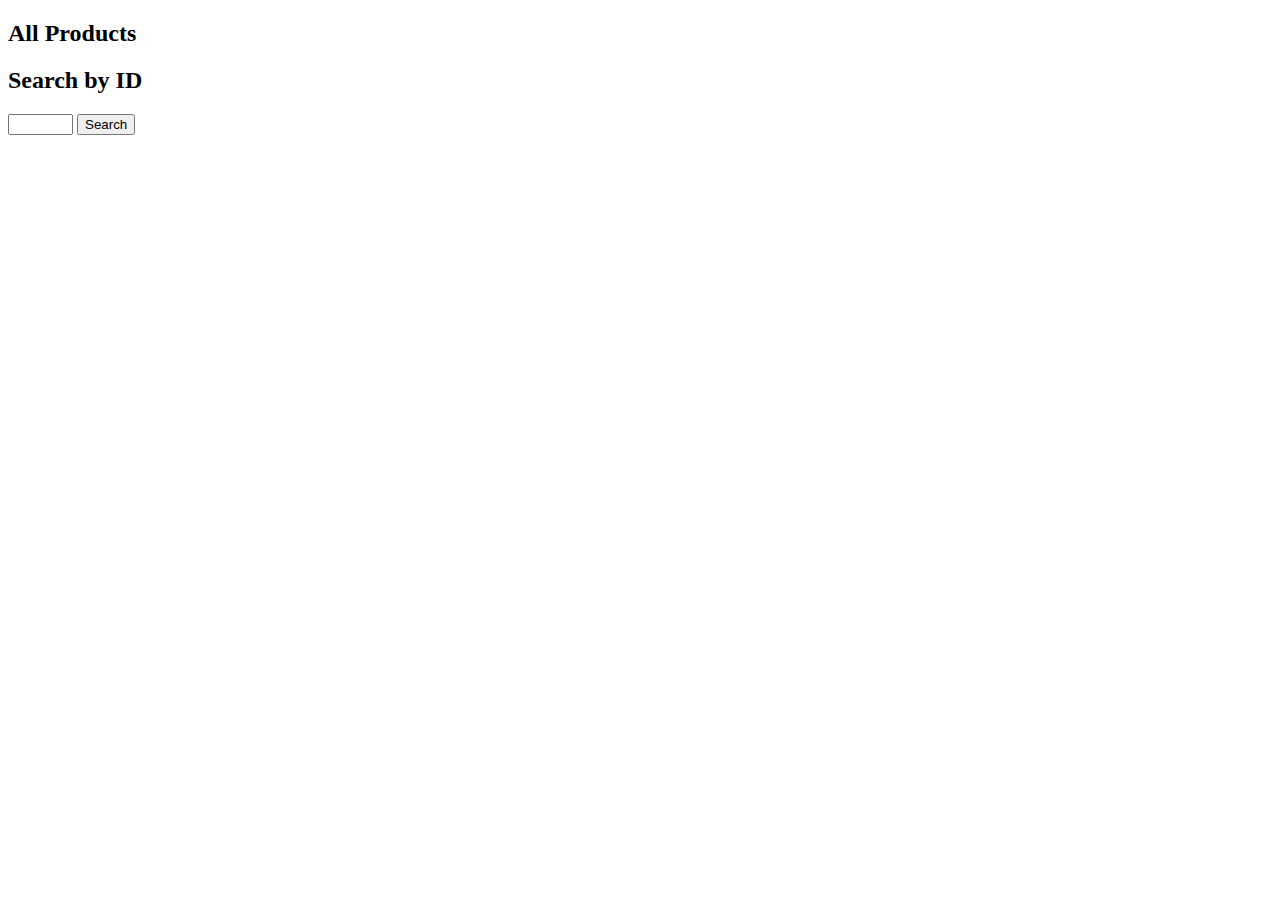
<file: Deploy/index.html>
﻿<!DOCTYPE html>
<html xmlns="http://www.w3.org/1999/xhtml">
<head>
    <title>Product App</title>
</head>
<body>

    <div>
        <h2>All Products</h2>
        <ul id="products" />
    </div>
    <div>
        <h2>Search by ID</h2>
        <input type="text" id="prodId" size="5" />
        <input type="button" value="Search" onclick="find();" />
        <p id="product" />
    </div>

    <script src="http://ajax.aspnetcdn.com/ajax/jQuery/jquery-2.0.3.min.js"></script>
    <script>
        var uri = 'api/webhook';

    $(document).ready(function () {
      // Send an AJAX request
      $.getJSON(uri)
          .done(function (data) {
            // On success, 'data' contains a list of products.
            $.each(data, function (key, item) {
              // Add a list item for the product.
                $('<li>', { text: formatItem(item) }).appendTo($('#products'));
            });
          });
    });

    function formatItem(item) {
      return item.Name + ': $' + item.Price;
    }

    function find() {
      var id = $('#prodId').val();
      $.getJSON(uri)
          .done(function (data) {
            $('#product').text(formatItem(data));
          })
          .fail(function (jqXHR, textStatus, err) {
            $('#product').text('Error: ' + err);
          });
    }
    </script>
</body>
</html>
</file>
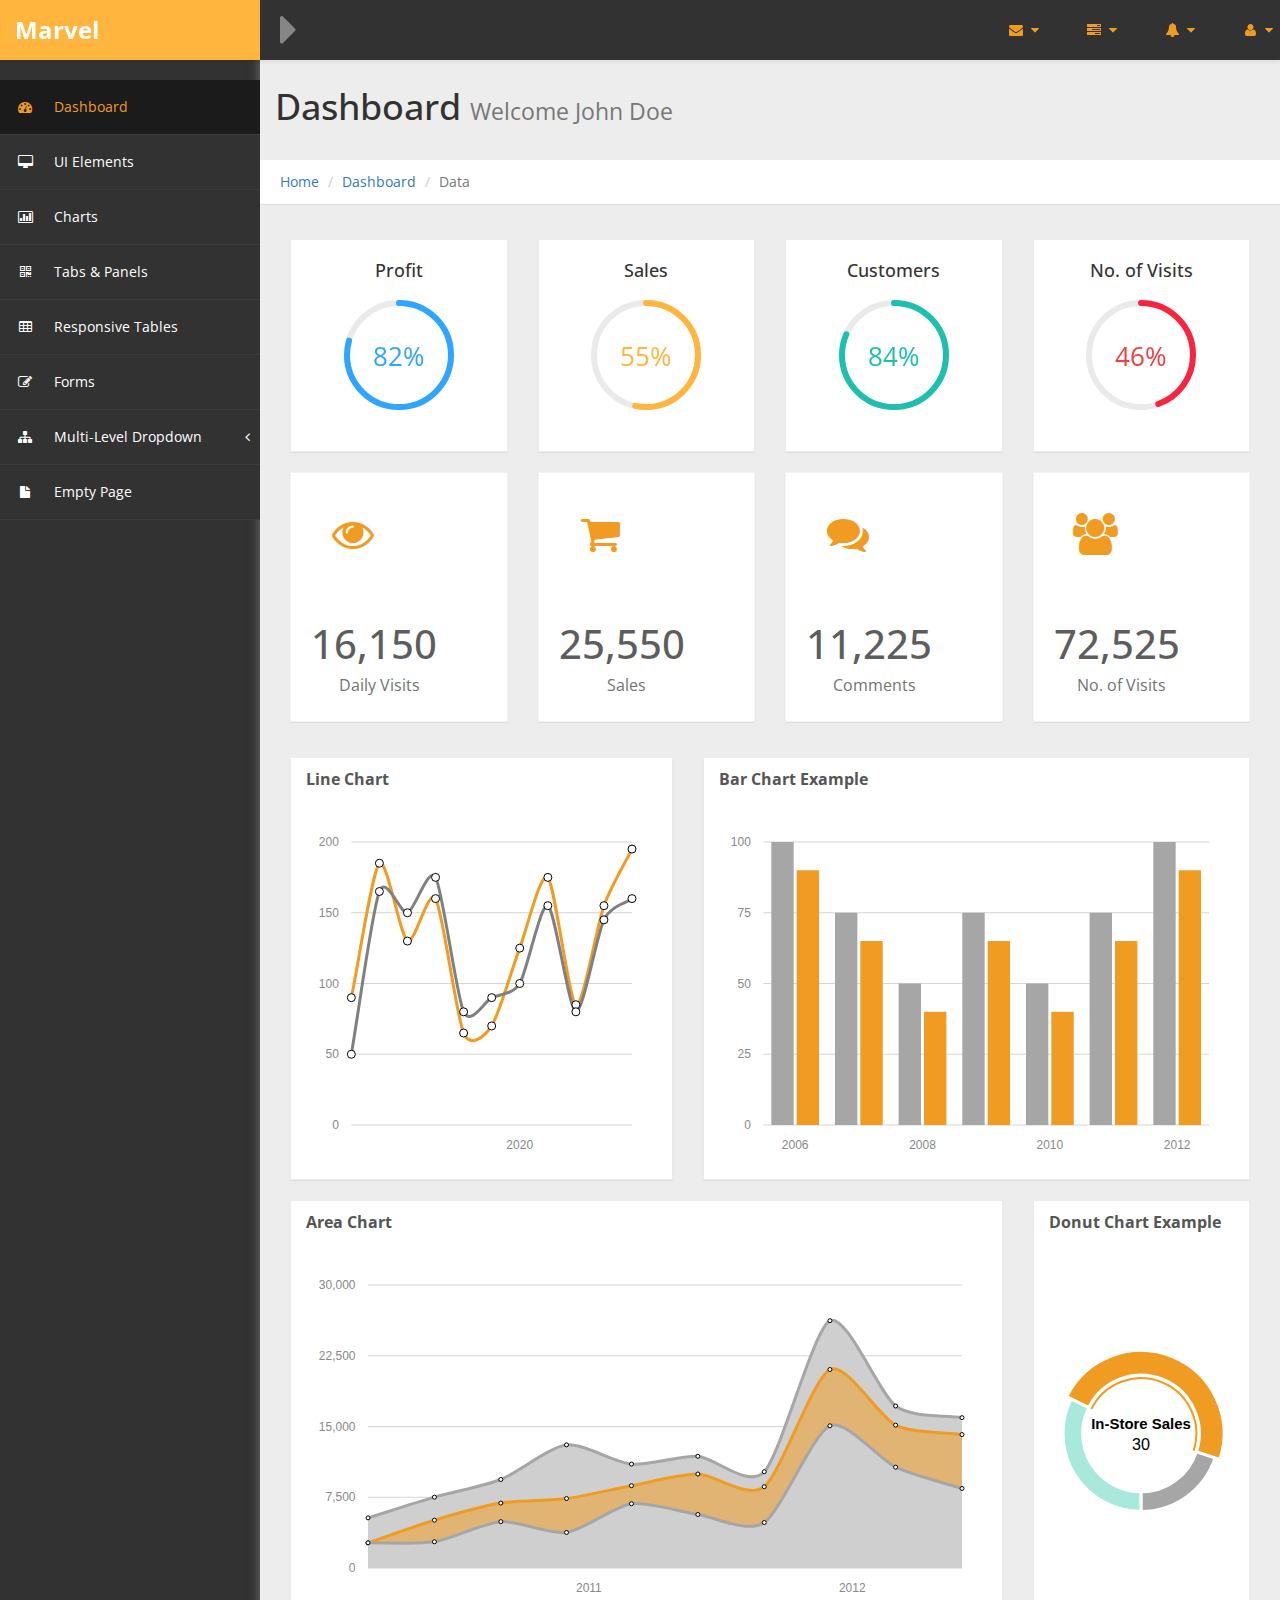
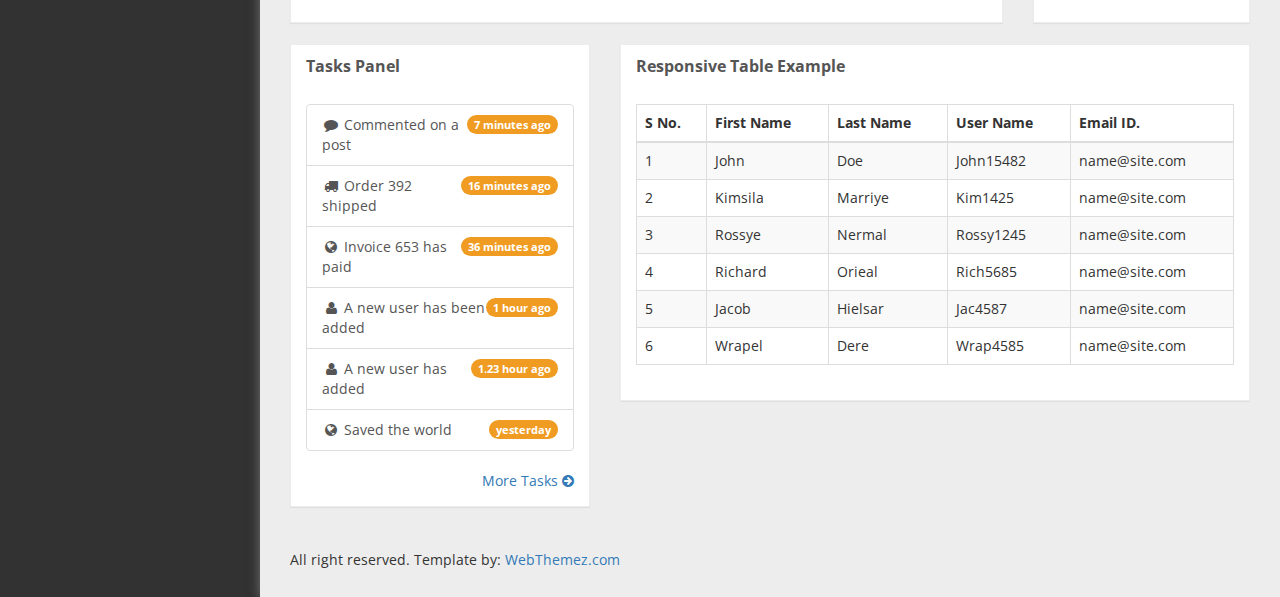
<file: FacebookAPI_truoc_khi_convert sang_c# sdk/FacebookAPI/Admin/index.html>
﻿<!DOCTYPE html>
<html xmlns="http://www.w3.org/1999/xhtml">

<head>
    <meta charset="utf-8" />
    <meta name="viewport" content="width=device-width, initial-scale=1.0" />
    <title>Marvel Free Bootstrap Admin Template</title>
    <!-- Bootstrap Styles-->
    <link href="assets/css/bootstrap.css" rel="stylesheet" />
    <!-- FontAwesome Styles-->
    <link href="assets/css/font-awesome.css" rel="stylesheet" />
    <!-- Morris Chart Styles-->
    <link href="assets/js/morris/morris-0.4.3.min.css" rel="stylesheet" />
    <!-- Custom Styles-->
    <link href="assets/css/custom-styles.css" rel="stylesheet" />
    <!-- Google Fonts-->
    <link href='http://fonts.googleapis.com/css?family=Open+Sans' rel='stylesheet' type='text/css' />
    <link rel="stylesheet" href="assets/js/Lightweight-Chart/cssCharts.css"> 
</head>

<body>
    <div id="wrapper">
        <nav class="navbar navbar-default top-navbar" role="navigation">
            <div class="navbar-header">
                <button type="button" class="navbar-toggle" data-toggle="collapse" data-target=".sidebar-collapse">
                    <span class="sr-only">Toggle navigation</span>
                    <span class="icon-bar"></span>
                    <span class="icon-bar"></span>
                    <span class="icon-bar"></span>
                </button>
                <a class="navbar-brand" href="index.html"><strong>Marvel</strong></a>
				
		<div id="sideNav" href=""><i class="fa fa-caret-right"></i></div>
            </div>

            <ul class="nav navbar-top-links navbar-right">
                <li class="dropdown">
                    <a class="dropdown-toggle" data-toggle="dropdown" href="#" aria-expanded="false">
                        <i class="fa fa-envelope fa-fw"></i> <i class="fa fa-caret-down"></i>
                    </a>
                    <ul class="dropdown-menu dropdown-messages">
                        <li>
                            <a href="#">
                                <div>
                                    <strong>John Doe</strong>
                                    <span class="pull-right text-muted">
                                        <em>Today</em>
                                    </span>
                                </div>
                                <div>Lorem Ipsum has been the industry's standard dummy text ever since the 1500s...</div>
                            </a>
                        </li>
                        <li class="divider"></li>
                        <li>
                            <a href="#">
                                <div>
                                    <strong>John Smith</strong>
                                    <span class="pull-right text-muted">
                                        <em>Yesterday</em>
                                    </span>
                                </div>
                                <div>Lorem Ipsum has been the industry's standard dummy text ever since an kwilnw...</div>
                            </a>
                        </li>
                        <li class="divider"></li>
                        <li>
                            <a href="#">
                                <div>
                                    <strong>John Smith</strong>
                                    <span class="pull-right text-muted">
                                        <em>Yesterday</em>
                                    </span>
                                </div>
                                <div>Lorem Ipsum has been the industry's standard dummy text ever since the...</div>
                            </a>
                        </li>
                        <li class="divider"></li>
                        <li>
                            <a class="text-center" href="#">
                                <strong>Read All Messages</strong>
                                <i class="fa fa-angle-right"></i>
                            </a>
                        </li>
                    </ul>
                    <!-- /.dropdown-messages -->
                </li>
                <!-- /.dropdown -->
                <li class="dropdown">
                    <a class="dropdown-toggle" data-toggle="dropdown" href="#" aria-expanded="false">
                        <i class="fa fa-tasks fa-fw"></i> <i class="fa fa-caret-down"></i>
                    </a>
                    <ul class="dropdown-menu dropdown-tasks">
                        <li>
                            <a href="#">
                                <div>
                                    <p>
                                        <strong>Task 1</strong>
                                        <span class="pull-right text-muted">60% Complete</span>
                                    </p>
                                    <div class="progress progress-striped active">
                                        <div class="progress-bar progress-bar-success" role="progressbar" aria-valuenow="60" aria-valuemin="0" aria-valuemax="100" style="width: 60%">
                                            <span class="sr-only">60% Complete (success)</span>
                                        </div>
                                    </div>
                                </div>
                            </a>
                        </li>
                        <li class="divider"></li>
                        <li>
                            <a href="#">
                                <div>
                                    <p>
                                        <strong>Task 2</strong>
                                        <span class="pull-right text-muted">28% Complete</span>
                                    </p>
                                    <div class="progress progress-striped active">
                                        <div class="progress-bar progress-bar-info" role="progressbar" aria-valuenow="28" aria-valuemin="0" aria-valuemax="100" style="width: 28%">
                                            <span class="sr-only">28% Complete</span>
                                        </div>
                                    </div>
                                </div>
                            </a>
                        </li>
                        <li class="divider"></li>
                        <li>
                            <a href="#">
                                <div>
                                    <p>
                                        <strong>Task 3</strong>
                                        <span class="pull-right text-muted">60% Complete</span>
                                    </p>
                                    <div class="progress progress-striped active">
                                        <div class="progress-bar progress-bar-warning" role="progressbar" aria-valuenow="60" aria-valuemin="0" aria-valuemax="100" style="width: 60%">
                                            <span class="sr-only">60% Complete (warning)</span>
                                        </div>
                                    </div>
                                </div>
                            </a>
                        </li>
                        <li class="divider"></li>
                        <li>
                            <a href="#">
                                <div>
                                    <p>
                                        <strong>Task 4</strong>
                                        <span class="pull-right text-muted">85% Complete</span>
                                    </p>
                                    <div class="progress progress-striped active">
                                        <div class="progress-bar progress-bar-danger" role="progressbar" aria-valuenow="85" aria-valuemin="0" aria-valuemax="100" style="width: 85%">
                                            <span class="sr-only">85% Complete (danger)</span>
                                        </div>
                                    </div>
                                </div>
                            </a>
                        </li>
                        <li class="divider"></li>
                        <li>
                            <a class="text-center" href="#">
                                <strong>See All Tasks</strong>
                                <i class="fa fa-angle-right"></i>
                            </a>
                        </li>
                    </ul>
                    <!-- /.dropdown-tasks -->
                </li>
                <!-- /.dropdown -->
                <li class="dropdown">
                    <a class="dropdown-toggle" data-toggle="dropdown" href="#" aria-expanded="false">
                        <i class="fa fa-bell fa-fw"></i> <i class="fa fa-caret-down"></i>
                    </a>
                    <ul class="dropdown-menu dropdown-alerts">
                        <li>
                            <a href="#">
                                <div>
                                    <i class="fa fa-comment fa-fw"></i> New Comment
                                    <span class="pull-right text-muted small">4 min</span>
                                </div>
                            </a>
                        </li>
                        <li class="divider"></li>
                        <li>
                            <a href="#">
                                <div>
                                    <i class="fa fa-twitter fa-fw"></i> 3 New Followers
                                    <span class="pull-right text-muted small">12 min</span>
                                </div>
                            </a>
                        </li>
                        <li class="divider"></li>
                        <li>
                            <a href="#">
                                <div>
                                    <i class="fa fa-envelope fa-fw"></i> Message Sent
                                    <span class="pull-right text-muted small">4 min</span>
                                </div>
                            </a>
                        </li>
                        <li class="divider"></li>
                        <li>
                            <a href="#">
                                <div>
                                    <i class="fa fa-tasks fa-fw"></i> New Task
                                    <span class="pull-right text-muted small">4 min</span>
                                </div>
                            </a>
                        </li>
                        <li class="divider"></li>
                        <li>
                            <a href="#">
                                <div>
                                    <i class="fa fa-upload fa-fw"></i> Server Rebooted
                                    <span class="pull-right text-muted small">4 min</span>
                                </div>
                            </a>
                        </li>
                        <li class="divider"></li>
                        <li>
                            <a class="text-center" href="#">
                                <strong>See All Alerts</strong>
                                <i class="fa fa-angle-right"></i>
                            </a>
                        </li>
                    </ul>
                    <!-- /.dropdown-alerts -->
                </li>
                <!-- /.dropdown -->
                <li class="dropdown">
                    <a class="dropdown-toggle" data-toggle="dropdown" href="#" aria-expanded="false">
                        <i class="fa fa-user fa-fw"></i> <i class="fa fa-caret-down"></i>
                    </a>
                    <ul class="dropdown-menu dropdown-user">
                        <li><a href="#"><i class="fa fa-user fa-fw"></i> User Profile</a>
                        </li>
                        <li><a href="#"><i class="fa fa-gear fa-fw"></i> Settings</a>
                        </li>
                        <li class="divider"></li>
                        <li><a href="#"><i class="fa fa-sign-out fa-fw"></i> Logout</a>
                        </li>
                    </ul>
                    <!-- /.dropdown-user -->
                </li>
                <!-- /.dropdown -->
            </ul>
        </nav>
        <!--/. NAV TOP  -->
        <nav class="navbar-default navbar-side" role="navigation">
            <div class="sidebar-collapse">
                <ul class="nav" id="main-menu">

                    <li>
                        <a class="active-menu" href="index.html"><i class="fa fa-dashboard"></i> Dashboard</a>
                    </li>
                    <li>
                        <a href="ui-elements.html"><i class="fa fa-desktop"></i> UI Elements</a>
                    </li>
					<li>
                        <a href="chart.html"><i class="fa fa-bar-chart-o"></i> Charts</a>
                    </li>
                    <li>
                        <a href="tab-panel.html"><i class="fa fa-qrcode"></i> Tabs & Panels</a>
                    </li>
                    
                    <li>
                        <a href="table.html"><i class="fa fa-table"></i> Responsive Tables</a>
                    </li>
                    <li>
                        <a href="form.html"><i class="fa fa-edit"></i> Forms </a>
                    </li>


                    <li>
                        <a href="#"><i class="fa fa-sitemap"></i> Multi-Level Dropdown<span class="fa arrow"></span></a>
                        <ul class="nav nav-second-level">
                            <li>
                                <a href="#">Second Level Link</a>
                            </li>
                            <li>
                                <a href="#">Second Level Link</a>
                            </li>
                            <li>
                                <a href="#">Second Level Link<span class="fa arrow"></span></a>
                                <ul class="nav nav-third-level">
                                    <li>
                                        <a href="#">Third Level Link</a>
                                    </li>
                                    <li>
                                        <a href="#">Third Level Link</a>
                                    </li>
                                    <li>
                                        <a href="#">Third Level Link</a>
                                    </li>

                                </ul>

                            </li>
                        </ul>
                    </li>
                    <li>
                        <a href="empty.html"><i class="fa fa-fw fa-file"></i> Empty Page</a>
                    </li>
                </ul>

            </div>

        </nav>
        <!-- /. NAV SIDE  -->
      
		<div id="page-wrapper">
		  <div class="header"> 
                        <h1 class="page-header">
                            Dashboard <small>Welcome John Doe</small>
                        </h1>
						<ol class="breadcrumb">
					  <li><a href="#">Home</a></li>
					  <li><a href="#">Dashboard</a></li>
					  <li class="active">Data</li>
					</ol> 
									
		</div>
            <div id="page-inner">

                <!-- /. ROW  -->
	
		<div class="row">
			<div class="col-xs-6 col-md-3">
				<div class="panel panel-default">
					<div class="panel-body easypiechart-panel">
						<h4>Profit</h4>
						<div class="easypiechart" id="easypiechart-blue" data-percent="82" ><span class="percent">82%</span>
						</div>
					</div>
				</div>
			</div>
			<div class="col-xs-6 col-md-3">
				<div class="panel panel-default">
					<div class="panel-body easypiechart-panel">
						<h4>Sales</h4>
						<div class="easypiechart" id="easypiechart-orange" data-percent="55" ><span class="percent">55%</span>
						</div>
					</div>
				</div>
			</div>
			<div class="col-xs-6 col-md-3">
				<div class="panel panel-default">
					<div class="panel-body easypiechart-panel">
						<h4>Customers</h4>
						<div class="easypiechart" id="easypiechart-teal" data-percent="84" ><span class="percent">84%</span>
						</div>
					</div>
				</div>
			</div>
			<div class="col-xs-6 col-md-3">
				<div class="panel panel-default">
					<div class="panel-body easypiechart-panel">
						<h4>No. of Visits</h4>
						<div class="easypiechart" id="easypiechart-red" data-percent="46" ><span class="percent">46%</span>
						</div>
					</div>
				</div>
			</div>
		</div><!--/.row-->
			
		
                <div class="row">
                    <div class="col-md-3 col-sm-12 col-xs-12">
                        <div class="panel panel-primary text-center no-boder blue">
                            <div class="panel-left pull-left blue">
                                <i class="fa fa-eye fa-5x"></i>
                                
                            </div>
                            <div class="panel-right">
								<h3>16,150</h3>
                               <strong> Daily Visits</strong>
                            </div>
                        </div>
                    </div>
                    <div class="col-md-3 col-sm-12 col-xs-12">
                        <div class="panel panel-primary text-center no-boder blue">
                              <div class="panel-left pull-left blue">
                                <i class="fa fa-shopping-cart fa-5x"></i>
								</div>
                                
                            <div class="panel-right">
							<h3>25,550 </h3>
                               <strong> Sales</strong>

                            </div>
                        </div>
                    </div>
                    <div class="col-md-3 col-sm-12 col-xs-12">
                        <div class="panel panel-primary text-center no-boder blue">
                            <div class="panel-left pull-left blue">
                                <i class="fa fa fa-comments fa-5x"></i>
                               
                            </div>
                            <div class="panel-right">
							 <h3>11,225 </h3>
                               <strong> Comments </strong>

                            </div>
                        </div>
                    </div>
                    <div class="col-md-3 col-sm-12 col-xs-12">
                        <div class="panel panel-primary text-center no-boder blue">
                            <div class="panel-left pull-left blue">
                                <i class="fa fa-users fa-5x"></i>
                                
                            </div>
                            <div class="panel-right">
							<h3>72,525 </h3>
                             <strong>No. of Visits</strong>

                            </div>
                        </div>
                    </div>
                </div>
				
				<div class="row">
				<div class="col-md-5">
						<div class="panel panel-default">
						<div class="panel-heading">
							Line Chart
						</div>
						<div class="panel-body">
							<div id="morris-line-chart"></div>
						</div>						
					</div>   
					</div>		
					
						<div class="col-md-7">
					<div class="panel panel-default">
					<div class="panel-heading">
                                Bar Chart Example
                            </div>
                            <div class="panel-body">
                                <div id="morris-bar-chart"></div>
                            </div>
						
					</div>  
					</div>
					
				</div> 
			 
				
				
                <div class="row">
                    <div class="col-md-9 col-sm-12 col-xs-12">
                        <div class="panel panel-default">                            
							<div class="panel-heading">
							Area Chart
						</div>
						<div class="panel-body">
							<div id="morris-area-chart"></div>
						</div>
                        </div>
                    </div>
                    <div class="col-md-3 col-sm-12 col-xs-12">
                        <div class="panel panel-default">
                            <div class="panel-heading">
                                Donut Chart Example
                            </div>
                            <div class="panel-body">
                                <div id="morris-donut-chart"></div>
                            </div>
                        </div>
                    </div>

                </div>
				<div class="row">
				<div class="col-md-12">
				
					</div>		
				</div> 	
                <!-- /. ROW  -->

	   
				
				
				
                <div class="row">
                    <div class="col-md-4 col-sm-12 col-xs-12">
                        <div class="panel panel-default">
                            <div class="panel-heading">
                                Tasks Panel
                            </div>
                            <div class="panel-body">
                                <div class="list-group">

                                    <a href="#" class="list-group-item">
                                        <span class="badge">7 minutes ago</span>
                                        <i class="fa fa-fw fa-comment"></i> Commented on a post
                                    </a>
                                    <a href="#" class="list-group-item">
                                        <span class="badge">16 minutes ago</span>
                                        <i class="fa fa-fw fa-truck"></i> Order 392 shipped
                                    </a>
                                    <a href="#" class="list-group-item">
                                        <span class="badge">36 minutes ago</span>
                                        <i class="fa fa-fw fa-globe"></i> Invoice 653 has paid
                                    </a>
                                    <a href="#" class="list-group-item">
                                        <span class="badge">1 hour ago</span>
                                        <i class="fa fa-fw fa-user"></i> A new user has been added
                                    </a>
                                    <a href="#" class="list-group-item">
                                        <span class="badge">1.23 hour ago</span>
                                        <i class="fa fa-fw fa-user"></i> A new user has added
                                    </a>
                                    <a href="#" class="list-group-item">
                                        <span class="badge">yesterday</span>
                                        <i class="fa fa-fw fa-globe"></i> Saved the world
                                    </a>
                                </div>
                                <div class="text-right">
                                    <a href="#">More Tasks <i class="fa fa-arrow-circle-right"></i></a>
                                </div>
                            </div>
                        </div>

                    </div>
                    <div class="col-md-8 col-sm-12 col-xs-12">

                        <div class="panel panel-default">
                            <div class="panel-heading">
                                Responsive Table Example
                            </div> 
                            <div class="panel-body">
                                <div class="table-responsive">
                                    <table class="table table-striped table-bordered table-hover">
                                        <thead>
                                            <tr>
                                                <th>S No.</th>
                                                <th>First Name</th>
                                                <th>Last Name</th>
                                                <th>User Name</th>
                                                <th>Email ID.</th>
                                            </tr>
                                        </thead>
                                        <tbody>
                                            <tr>
                                                <td>1</td>
                                                <td>John</td>
                                                <td>Doe</td>
                                                <td>John15482</td>
                                                <td>name@site.com</td>
                                            </tr>
                                            <tr>
                                                <td>2</td>
                                                <td>Kimsila</td>
                                                <td>Marriye</td>
                                                <td>Kim1425</td>
                                                <td>name@site.com</td>
                                            </tr>
                                            <tr>
                                                <td>3</td>
                                                <td>Rossye</td>
                                                <td>Nermal</td>
                                                <td>Rossy1245</td>
                                                <td>name@site.com</td>
                                            </tr>
                                            <tr>
                                                <td>4</td>
                                                <td>Richard</td>
                                                <td>Orieal</td>
                                                <td>Rich5685</td>
                                                <td>name@site.com</td>
                                            </tr>
                                            <tr>
                                                <td>5</td>
                                                <td>Jacob</td>
                                                <td>Hielsar</td>
                                                <td>Jac4587</td>
                                                <td>name@site.com</td>
                                            </tr>
                                            <tr>
                                                <td>6</td>
                                                <td>Wrapel</td>
                                                <td>Dere</td>
                                                <td>Wrap4585</td>
                                                <td>name@site.com</td>
                                            </tr>

                                        </tbody>
                                    </table>
                                </div>
                            </div>
                        </div>

                    </div>
                </div>
                <!-- /. ROW  -->
			
		
				<footer><p>All right reserved. Template by: <a href="http://webthemez.com">WebThemez.com</a></p>
				
        
				</footer>
            </div>
            <!-- /. PAGE INNER  -->
        </div>
        <!-- /. PAGE WRAPPER  -->
    </div>
    <!-- /. WRAPPER  -->
    <!-- JS Scripts-->
    <!-- jQuery Js -->
    <script src="assets/js/jquery-1.10.2.js"></script>
    <!-- Bootstrap Js -->
    <script src="assets/js/bootstrap.min.js"></script>
	 
    <!-- Metis Menu Js -->
    <script src="assets/js/jquery.metisMenu.js"></script>
    <!-- Morris Chart Js -->
    <script src="assets/js/morris/raphael-2.1.0.min.js"></script>
    <script src="assets/js/morris/morris.js"></script>
	
	
	<script src="assets/js/easypiechart.js"></script>
	<script src="assets/js/easypiechart-data.js"></script>
	
	 <script src="assets/js/Lightweight-Chart/jquery.chart.js"></script>
	
    <!-- Custom Js -->
    <script src="assets/js/custom-scripts.js"></script>

      <script>
    
      </script>

</body>

</html>
</file>
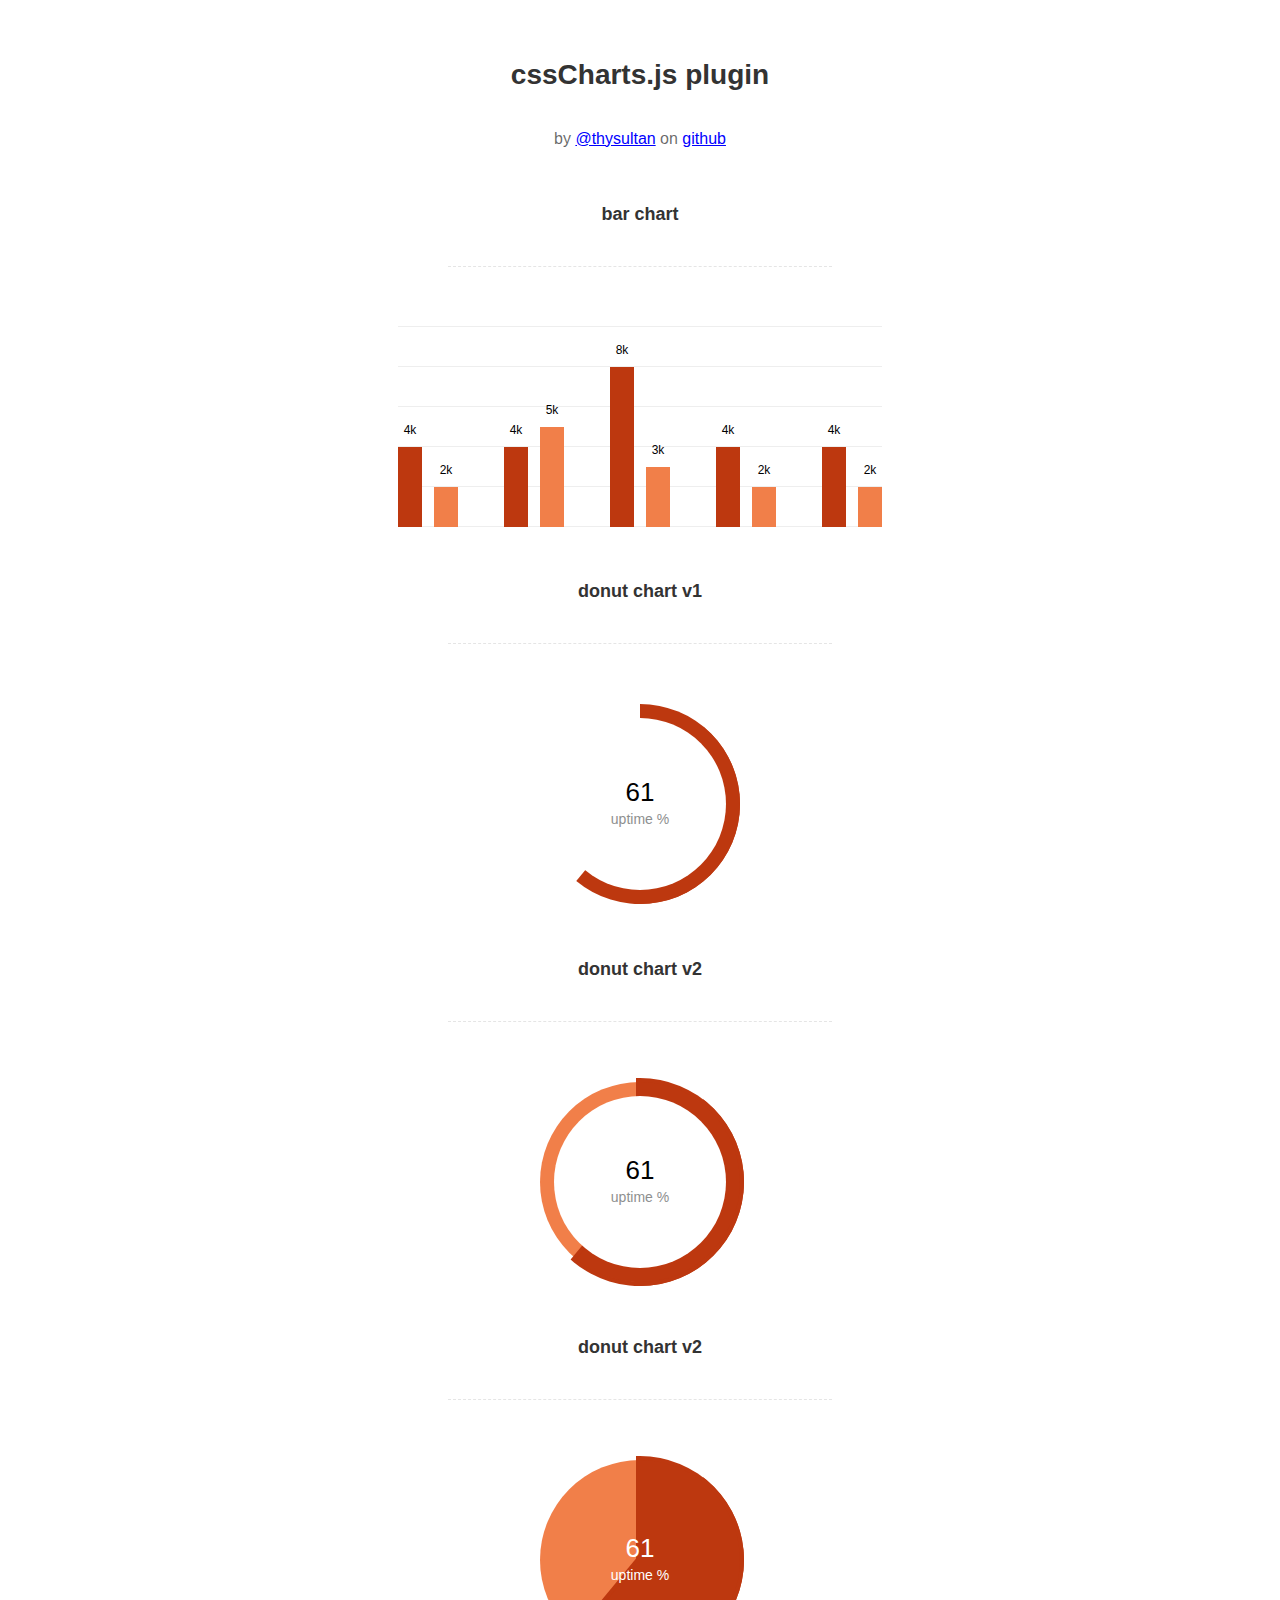
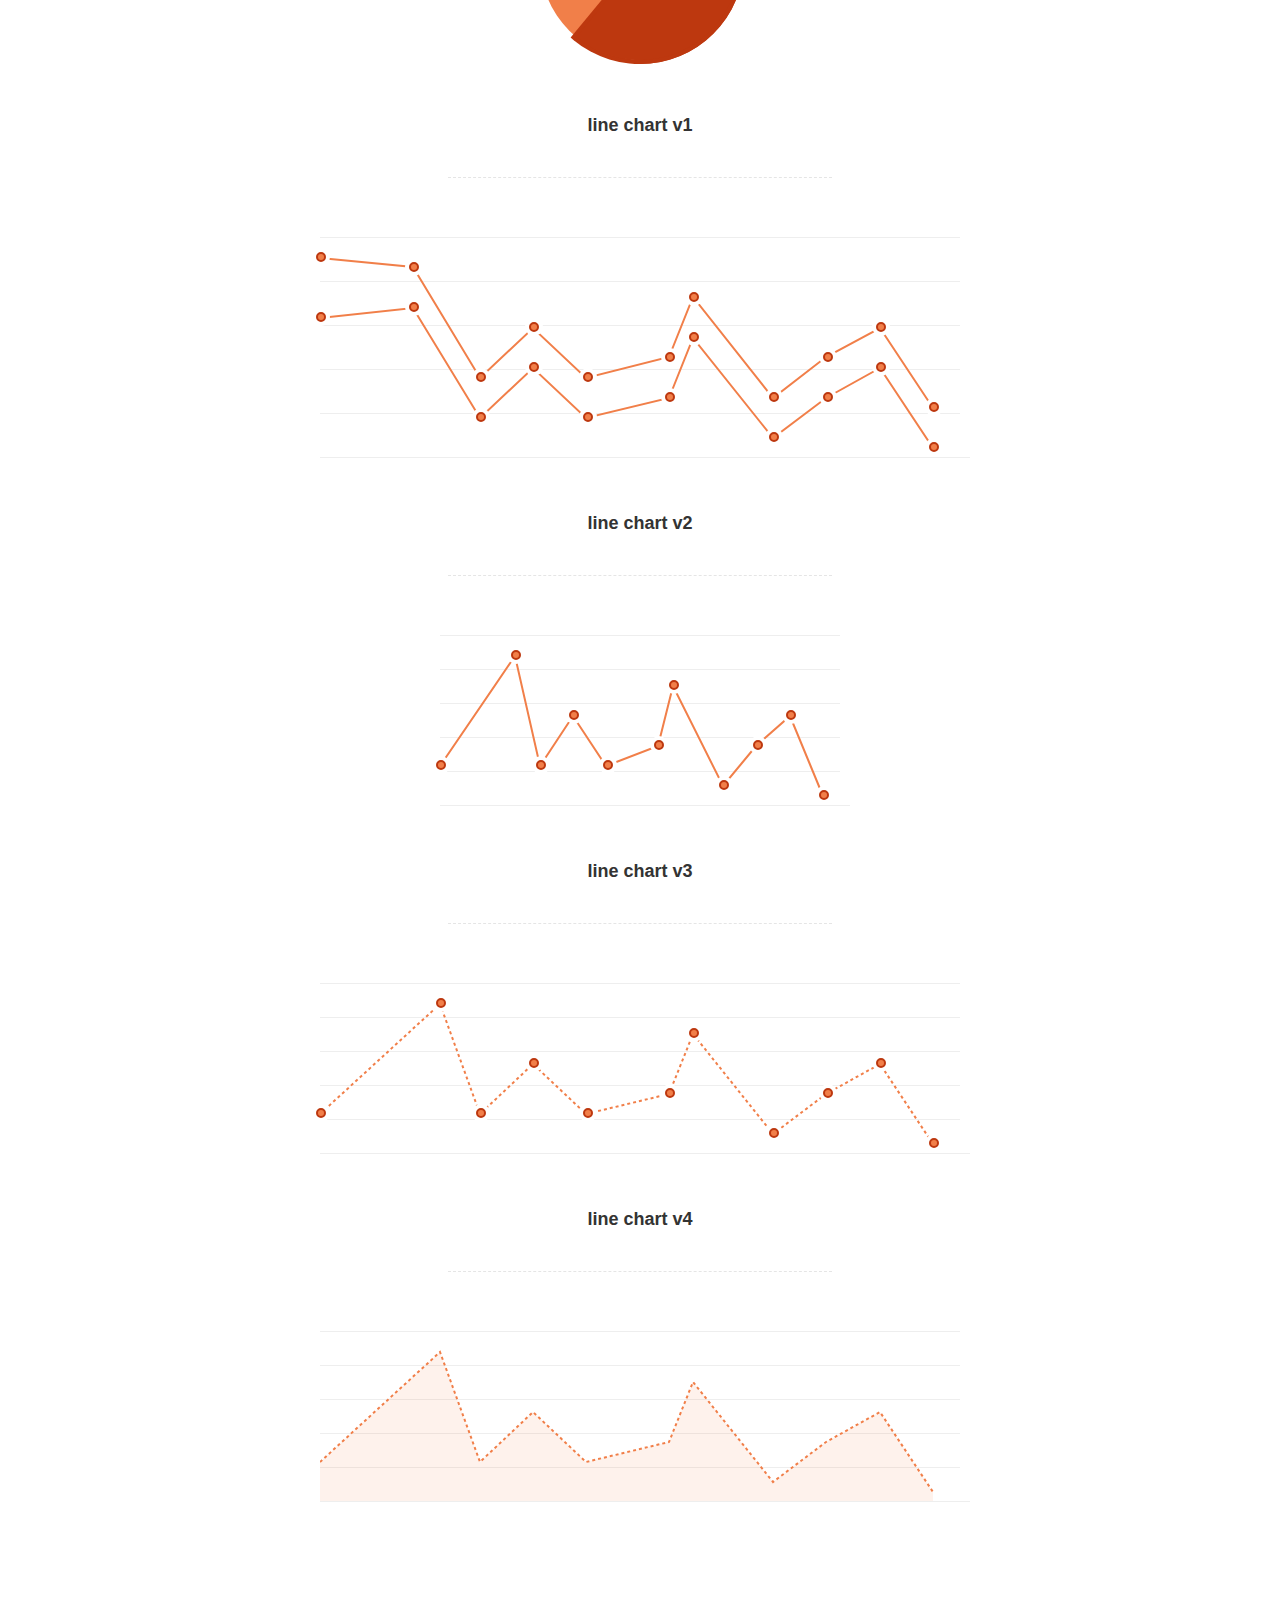
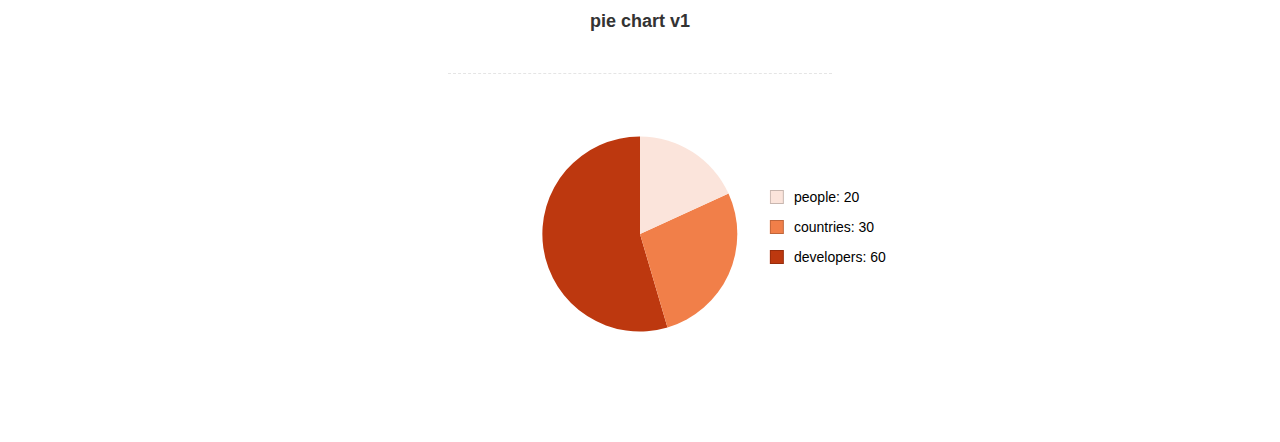
<file: FacebookAPI_truoc_khi_convert sang_c# sdk/FacebookAPI/Admin/assets/js/Lightweight-Chart/index.html>
<!doctype html>
<html>
    <head>
        <meta charset="utf-8">
        <meta name="description" content="A jquery plugin to create simple donut, bar or line charts with dom nodes, style with css.">
        <meta name="viewport" content="width=device-width, initial-scale=1">
        <title>cssCharts.js - jquery css charts</title>
        <script src="https://ajax.googleapis.com/ajax/libs/jquery/2.1.3/jquery.min.js"></script>

        <link rel="stylesheet" href="cssCharts.css">
        <script src="jquery.chart.js"></script>

        <style>
          /* page specific styles*/
          h1{text-align:center;font-family:sans-serif;font-size:28px;color:#333;padding:40px 0 0 0;}
          h2{text-align:center;font-family:sans-serif;font-size:18px;color:#333;padding:40px 0 0 0;}
          hr{width:60%;height:1px;background:none;border:none;border-bottom:1px dashed rgba(0,0,0,0.1);outline:none;margin:40px auto 60px auto;}

          .desc p{text-align:center;font-size:16px;color:rgba(0,0,0,0.6);padding:20px 0 0 0;font-family:sans-serif;}
          .desc a{color:blue;}
          .wrap{margin:0 auto;width:640px;padding-bottom:100px;}
          #line{width:400px;}
          /* page specific styles*/
        </style>
    </head>
    <body>
      <div class="wrap">

        <div class="desc">
          <h1>cssCharts.js plugin</h1><p>by
          <a href="http://twitter.com/thysultan">@thysultan</a> on
          <a href="https://github.com/sultantarimo/cssCharts.js">github</a>
        </p>
        </div>

        <h2>bar chart</h2>
        <hr>

        <div class="chart">
            <ul class="bar-chart" data-bars="[4,2],[4,5],[8,3],[4,2],[4,2]" data-max="10" data-unit="k" data-width="24"></ul>
        </div>
        <!-- data max is the 100% point of the graph -->
        <!-- set data-grid to 0 for no grid -->
        <!-- data-width is the individual bars width -->

        <h2>donut chart v1</h2>
        <hr>

        <div class="chart">
          <div class="donut-chart" data-percent="0.61" data-title="uptime %"></div>
        </div>

        <h2>donut chart v2</h2>
        <hr>

        <div class="chart">
          <div class="donut-chart fill" data-percent="0.61" data-title="uptime %"></div>
        </div>

        <h2>donut chart v2</h2>
        <hr>

        <div class="chart">
          <div class="donut-chart pie-chart fill" data-percent="0.61" data-title="uptime %"></div>
        </div>
        <!-- pie-chart class for pie chart -->
        <!-- fill class for default donut fill enabled-->

        <h2>line chart v1</h2>
        <hr>

        <div class="chart">
          <ul data-cord="[[0,70,120,160,200,262,280,340,380,420,460],[140,150,40,90,40,60,120,20,60,90,10]],[[0,70,120,160,200,262,280,340,380,420,460],[200,190,80,130,80,100,160,60,100,130,50]]"  class="line-chart"></ul>
        </div>
        <!-- multiple graphs [[x cords],[y cords]] [[x cords],[y cords]] -->

        <h2>line chart v2</h2>
        <hr>

        <div class="chart" id="line">
          <ul data-cord="[0,90,120,160,200,262,280,340,380,420,460],[40,150,40,90,40,60,120,20,60,90,10]" class="line-chart"></ul>
        </div>

        <h2>line chart v3</h2>
        <hr>

        <div class="chart dotted">
          <ul data-cord="[0,90,120,160,200,262,280,340,380,420,460],[40,150,40,90,40,60,120,20,60,90,10]" class="line-chart"></ul>
        </div>

        <h2>line chart v4</h2>
        <hr>

        <div class="chart dotted">
          <ul data-cord="[0,90,120,160,200,262,280,340,380,420,460],[40,150,40,90,40,60,120,20,60,90,10]" data-fill="1" class="line-chart no-points"></ul>
        </div>
        <!-- single graph [x cords],[y cords] -->


        <br><br><br>
        <h2>pie chart v1</h2>
        <hr>

        <div class="chart">
          <div class="pie-thychart" data-set='[["people", 20], ["countries",30], ["developers",60]]' data-colors="#FBE4DB,#F17F49,#BD380F"></div>
        </div>

      </div>

      <script>
        $(function() {
            $('.bar-chart').cssCharts({type:"bar"});
            $('.donut-chart').cssCharts({type:"donut"}).trigger('show-donut-chart');
            $('.line-chart').cssCharts({type:"line"});

            $('.pie-thychart').cssCharts({type:"pie"});
        });
      </script>
    </body>
</html>
</file>
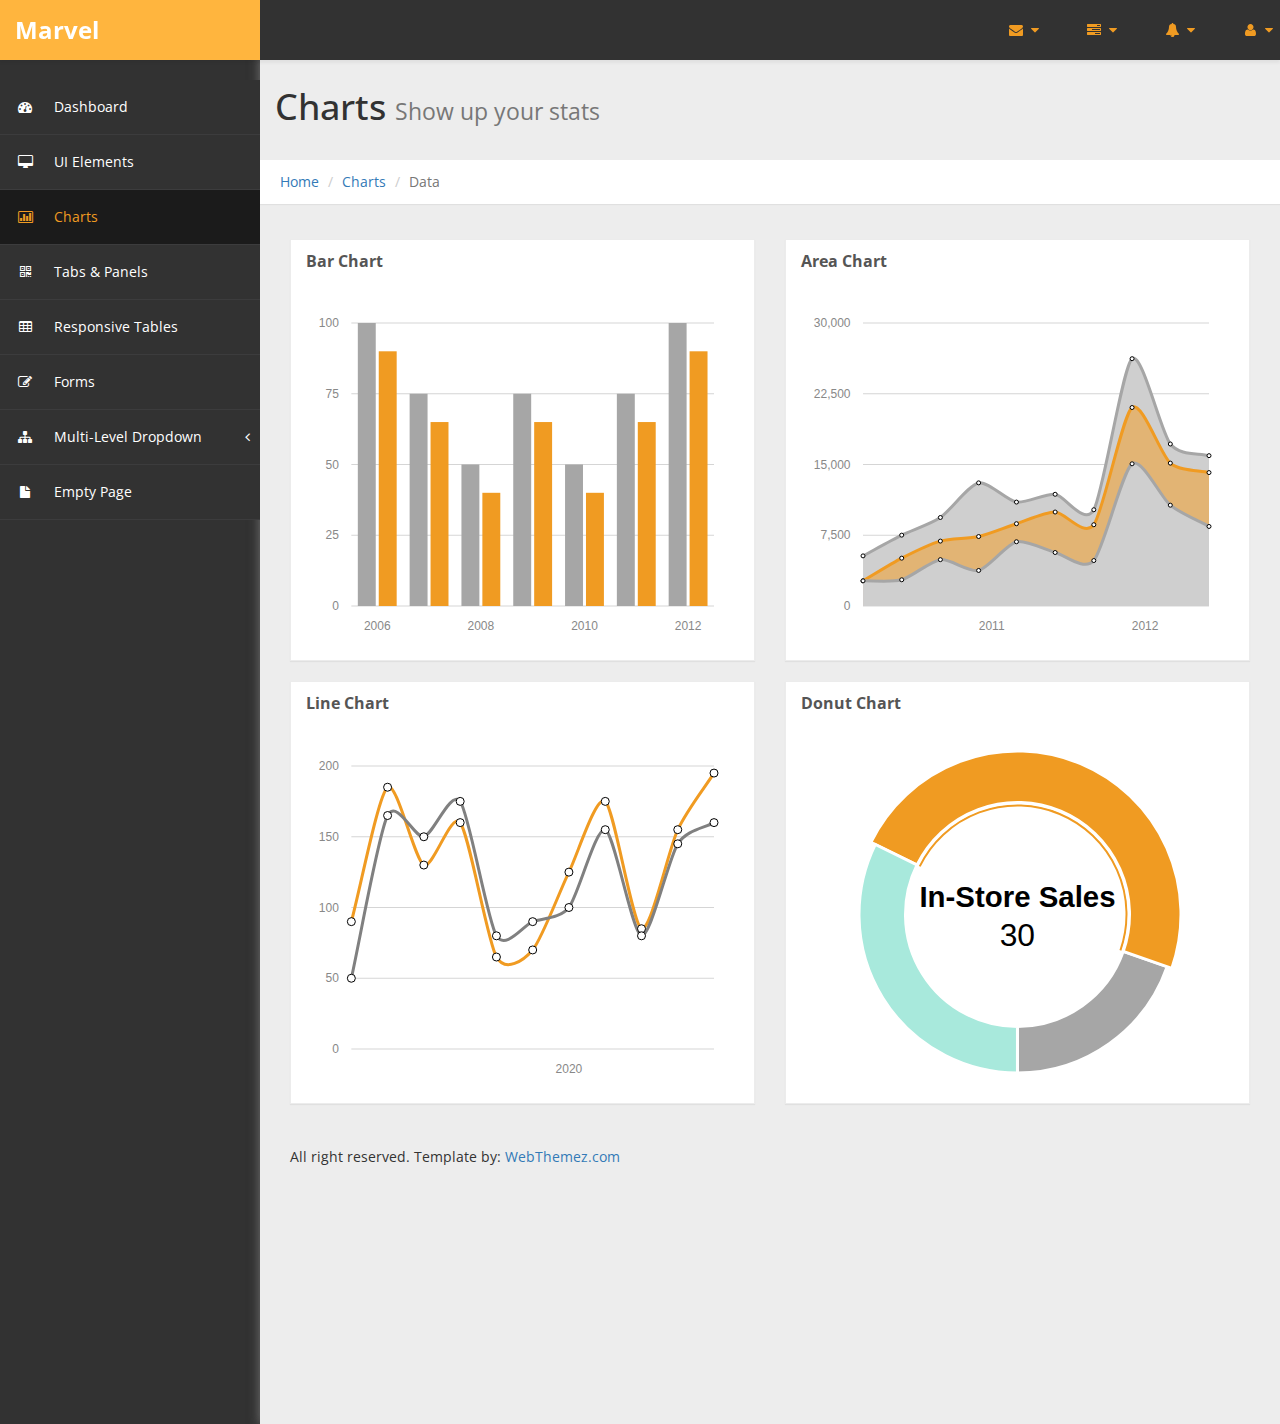
<file: FacebookAPI_truoc_khi_convert sang_c# sdk/FacebookAPI/Admin/chart.html>
﻿<!DOCTYPE html>
<html xmlns="http://www.w3.org/1999/xhtml">
<head>
      <meta charset="utf-8" />
    <meta name="viewport" content="width=device-width, initial-scale=1.0" />
    <title>Bootstrap Admin Template : Marvel</title>
	<!-- Bootstrap Styles-->
    <link href="assets/css/bootstrap.css" rel="stylesheet" />
     <!-- FontAwesome Styles-->
    <link href="assets/css/font-awesome.css" rel="stylesheet" />
     <!-- Morris Chart Styles-->
    <link href="assets/js/morris/morris-0.4.3.min.css" rel="stylesheet" />
        <!-- Custom Styles-->
    <link href="assets/css/custom-styles.css" rel="stylesheet" />
     <!-- Google Fonts-->
   <link href='http://fonts.googleapis.com/css?family=Open+Sans' rel='stylesheet' type='text/css' />
</head>
<body>
    <div id="wrapper">
        <nav class="navbar navbar-default top-navbar" role="navigation">
            <div class="navbar-header">
                <button type="button" class="navbar-toggle" data-toggle="collapse" data-target=".sidebar-collapse">
                    <span class="sr-only">Toggle navigation</span>
                    <span class="icon-bar"></span>
                    <span class="icon-bar"></span>
                    <span class="icon-bar"></span>
                </button>
                <a class="navbar-brand" href="index.html"><strong>Marvel</strong></a>
            </div>

            <ul class="nav navbar-top-links navbar-right">
                <li class="dropdown">
                    <a class="dropdown-toggle" data-toggle="dropdown" href="#" aria-expanded="false">
                        <i class="fa fa-envelope fa-fw"></i> <i class="fa fa-caret-down"></i>
                    </a>
                    <ul class="dropdown-menu dropdown-messages">
                        <li>
                            <a href="#">
                                <div>
                                    <strong>John Doe</strong>
                                    <span class="pull-right text-muted">
                                        <em>Today</em>
                                    </span>
                                </div>
                                <div>Lorem Ipsum has been the industry's standard dummy text ever since the 1500s...</div>
                            </a>
                        </li>
                        <li class="divider"></li>
                        <li>
                            <a href="#">
                                <div>
                                    <strong>John Smith</strong>
                                    <span class="pull-right text-muted">
                                        <em>Yesterday</em>
                                    </span>
                                </div>
                                <div>Lorem Ipsum has been the industry's standard dummy text ever since an kwilnw...</div>
                            </a>
                        </li>
                        <li class="divider"></li>
                        <li>
                            <a href="#">
                                <div>
                                    <strong>John Smith</strong>
                                    <span class="pull-right text-muted">
                                        <em>Yesterday</em>
                                    </span>
                                </div>
                                <div>Lorem Ipsum has been the industry's standard dummy text ever since the...</div>
                            </a>
                        </li>
                        <li class="divider"></li>
                        <li>
                            <a class="text-center" href="#">
                                <strong>Read All Messages</strong>
                                <i class="fa fa-angle-right"></i>
                            </a>
                        </li>
                    </ul>
                    <!-- /.dropdown-messages -->
                </li>
                <!-- /.dropdown -->
                <li class="dropdown">
                    <a class="dropdown-toggle" data-toggle="dropdown" href="#" aria-expanded="false">
                        <i class="fa fa-tasks fa-fw"></i> <i class="fa fa-caret-down"></i>
                    </a>
                    <ul class="dropdown-menu dropdown-tasks">
                        <li>
                            <a href="#">
                                <div>
                                    <p>
                                        <strong>Task 1</strong>
                                        <span class="pull-right text-muted">60% Complete</span>
                                    </p>
                                    <div class="progress progress-striped active">
                                        <div class="progress-bar progress-bar-success" role="progressbar" aria-valuenow="60" aria-valuemin="0" aria-valuemax="100" style="width: 60%">
                                            <span class="sr-only">60% Complete (success)</span>
                                        </div>
                                    </div>
                                </div>
                            </a>
                        </li>
                        <li class="divider"></li>
                        <li>
                            <a href="#">
                                <div>
                                    <p>
                                        <strong>Task 2</strong>
                                        <span class="pull-right text-muted">28% Complete</span>
                                    </p>
                                    <div class="progress progress-striped active">
                                        <div class="progress-bar progress-bar-info" role="progressbar" aria-valuenow="28" aria-valuemin="0" aria-valuemax="100" style="width: 28%">
                                            <span class="sr-only">28% Complete</span>
                                        </div>
                                    </div>
                                </div>
                            </a>
                        </li>
                        <li class="divider"></li>
                        <li>
                            <a href="#">
                                <div>
                                    <p>
                                        <strong>Task 3</strong>
                                        <span class="pull-right text-muted">60% Complete</span>
                                    </p>
                                    <div class="progress progress-striped active">
                                        <div class="progress-bar progress-bar-warning" role="progressbar" aria-valuenow="60" aria-valuemin="0" aria-valuemax="100" style="width: 60%">
                                            <span class="sr-only">60% Complete (warning)</span>
                                        </div>
                                    </div>
                                </div>
                            </a>
                        </li>
                        <li class="divider"></li>
                        <li>
                            <a href="#">
                                <div>
                                    <p>
                                        <strong>Task 4</strong>
                                        <span class="pull-right text-muted">85% Complete</span>
                                    </p>
                                    <div class="progress progress-striped active">
                                        <div class="progress-bar progress-bar-danger" role="progressbar" aria-valuenow="85" aria-valuemin="0" aria-valuemax="100" style="width: 85%">
                                            <span class="sr-only">85% Complete (danger)</span>
                                        </div>
                                    </div>
                                </div>
                            </a>
                        </li>
                        <li class="divider"></li>
                        <li>
                            <a class="text-center" href="#">
                                <strong>See All Tasks</strong>
                                <i class="fa fa-angle-right"></i>
                            </a>
                        </li>
                    </ul>
                    <!-- /.dropdown-tasks -->
                </li>
                <!-- /.dropdown -->
                <li class="dropdown">
                    <a class="dropdown-toggle" data-toggle="dropdown" href="#" aria-expanded="false">
                        <i class="fa fa-bell fa-fw"></i> <i class="fa fa-caret-down"></i>
                    </a>
                    <ul class="dropdown-menu dropdown-alerts">
                        <li>
                            <a href="#">
                                <div>
                                    <i class="fa fa-comment fa-fw"></i> New Comment
                                    <span class="pull-right text-muted small">4 min</span>
                                </div>
                            </a>
                        </li>
                        <li class="divider"></li>
                        <li>
                            <a href="#">
                                <div>
                                    <i class="fa fa-twitter fa-fw"></i> 3 New Followers
                                    <span class="pull-right text-muted small">12 min</span>
                                </div>
                            </a>
                        </li>
                        <li class="divider"></li>
                        <li>
                            <a href="#">
                                <div>
                                    <i class="fa fa-envelope fa-fw"></i> Message Sent
                                    <span class="pull-right text-muted small">4 min</span>
                                </div>
                            </a>
                        </li>
                        <li class="divider"></li>
                        <li>
                            <a href="#">
                                <div>
                                    <i class="fa fa-tasks fa-fw"></i> New Task
                                    <span class="pull-right text-muted small">4 min</span>
                                </div>
                            </a>
                        </li>
                        <li class="divider"></li>
                        <li>
                            <a href="#">
                                <div>
                                    <i class="fa fa-upload fa-fw"></i> Server Rebooted
                                    <span class="pull-right text-muted small">4 min</span>
                                </div>
                            </a>
                        </li>
                        <li class="divider"></li>
                        <li>
                            <a class="text-center" href="#">
                                <strong>See All Alerts</strong>
                                <i class="fa fa-angle-right"></i>
                            </a>
                        </li>
                    </ul>
                    <!-- /.dropdown-alerts -->
                </li>
                <!-- /.dropdown -->
                <li class="dropdown">
                    <a class="dropdown-toggle" data-toggle="dropdown" href="#" aria-expanded="false">
                        <i class="fa fa-user fa-fw"></i> <i class="fa fa-caret-down"></i>
                    </a>
                    <ul class="dropdown-menu dropdown-user">
                        <li><a href="#"><i class="fa fa-user fa-fw"></i> User Profile</a>
                        </li>
                        <li><a href="#"><i class="fa fa-gear fa-fw"></i> Settings</a>
                        </li>
                        <li class="divider"></li>
                        <li><a href="#"><i class="fa fa-sign-out fa-fw"></i> Logout</a>
                        </li>
                    </ul>
                    <!-- /.dropdown-user -->
                </li>
                <!-- /.dropdown -->
            </ul>
        </nav>
        <!--/. NAV TOP  -->
        <nav class="navbar-default navbar-side" role="navigation">
            <div class="sidebar-collapse">
                <ul class="nav" id="main-menu">

                    <li>
                        <a href="index.html"><i class="fa fa-dashboard"></i> Dashboard</a>
                    </li>
                    <li>
                        <a href="ui-elements.html"><i class="fa fa-desktop"></i> UI Elements</a>
                    </li>
					<li>
                        <a href="chart.html" class="active-menu"><i class="fa fa-bar-chart-o"></i> Charts</a>
                    </li>
                    <li>
                        <a href="tab-panel.html"><i class="fa fa-qrcode"></i> Tabs & Panels</a>
                    </li>
                    
                    <li>
                        <a href="table.html"><i class="fa fa-table"></i> Responsive Tables</a>
                    </li>
                    <li>
                        <a href="form.html"><i class="fa fa-edit"></i> Forms </a>
                    </li>


                    <li>
                        <a href="#"><i class="fa fa-sitemap"></i> Multi-Level Dropdown<span class="fa arrow"></span></a>
                        <ul class="nav nav-second-level">
                            <li>
                                <a href="#">Second Level Link</a>
                            </li>
                            <li>
                                <a href="#">Second Level Link</a>
                            </li>
                            <li>
                                <a href="#">Second Level Link<span class="fa arrow"></span></a>
                                <ul class="nav nav-third-level">
                                    <li>
                                        <a href="#">Third Level Link</a>
                                    </li>
                                    <li>
                                        <a href="#">Third Level Link</a>
                                    </li>
                                    <li>
                                        <a href="#">Third Level Link</a>
                                    </li>

                                </ul>

                            </li>
                        </ul>
                    </li>
                    <li>
                        <a href="empty.html"><i class="fa fa-fw fa-file"></i> Empty Page</a>
                    </li>
                </ul>

            </div>

        </nav>
        <!-- /. NAV SIDE  -->
        <div id="page-wrapper">
		  <div class="header"> 
                        <h1 class="page-header">
                             Charts <small>Show up your stats</small>
                        </h1>
						<ol class="breadcrumb">
					  <li><a href="#">Home</a></li>
					  <li><a href="#">Charts</a></li>
					  <li class="active">Data</li>
					</ol> 
									
		</div>
            <div id="page-inner"> 
             
                <div class="row"> 
                    
                      
                               <div class="col-md-6 col-sm-12 col-xs-12">                     
                    <div class="panel panel-default">
                        <div class="panel-heading">
                            Bar Chart
                        </div>
                        <div class="panel-body">
                            <div id="morris-bar-chart"></div>
                        </div>
                    </div>            
                </div>
                      <div class="col-md-6 col-sm-12 col-xs-12">                     
                    <div class="panel panel-default">
                        <div class="panel-heading">
                            Area Chart
                        </div>
                        <div class="panel-body">
                            <div id="morris-area-chart"></div>
                        </div>
                    </div>            
                </div> 
                
           </div>
                 <!-- /. ROW  -->
                <div class="row">                     
                      
                               <div class="col-md-6 col-sm-12 col-xs-12">                     
                    <div class="panel panel-default">
                        <div class="panel-heading">
                            Line Chart
                        </div>
                        <div class="panel-body">
                            <div id="morris-line-chart"></div>
                        </div>
                    </div>            
                </div>
                      <div class="col-md-6 col-sm-12 col-xs-12">                     
                    <div class="panel panel-default">
                        <div class="panel-heading">
                            Donut Chart
                        </div>
                        <div class="panel-body">                            
							<div id="morris-donut-chart"></div>
                        </div>
                    </div>            
                </div> 
                
           </div>
                 <!-- /. ROW  -->
				 <footer><p>All right reserved. Template by: <a href="http://webthemez.com">WebThemez.com</a></p></footer>
				</div>
             <!-- /. PAGE INNER  -->
            </div>
         <!-- /. PAGE WRAPPER  -->
        </div>
     <!-- /. WRAPPER  -->
    <!-- JS Scripts-->
    <!-- jQuery Js -->
    <script src="assets/js/jquery-1.10.2.js"></script>
      <!-- Bootstrap Js -->
    <script src="assets/js/bootstrap.min.js"></script>
    <!-- Metis Menu Js -->
    <script src="assets/js/jquery.metisMenu.js"></script>
     <!-- Morris Chart Js -->
     <script src="assets/js/morris/raphael-2.1.0.min.js"></script>
    <script src="assets/js/morris/morris.js"></script>
      <!-- Custom Js -->
    <script src="assets/js/custom-scripts.js"></script>
    
   
</body>
</html>
</file>
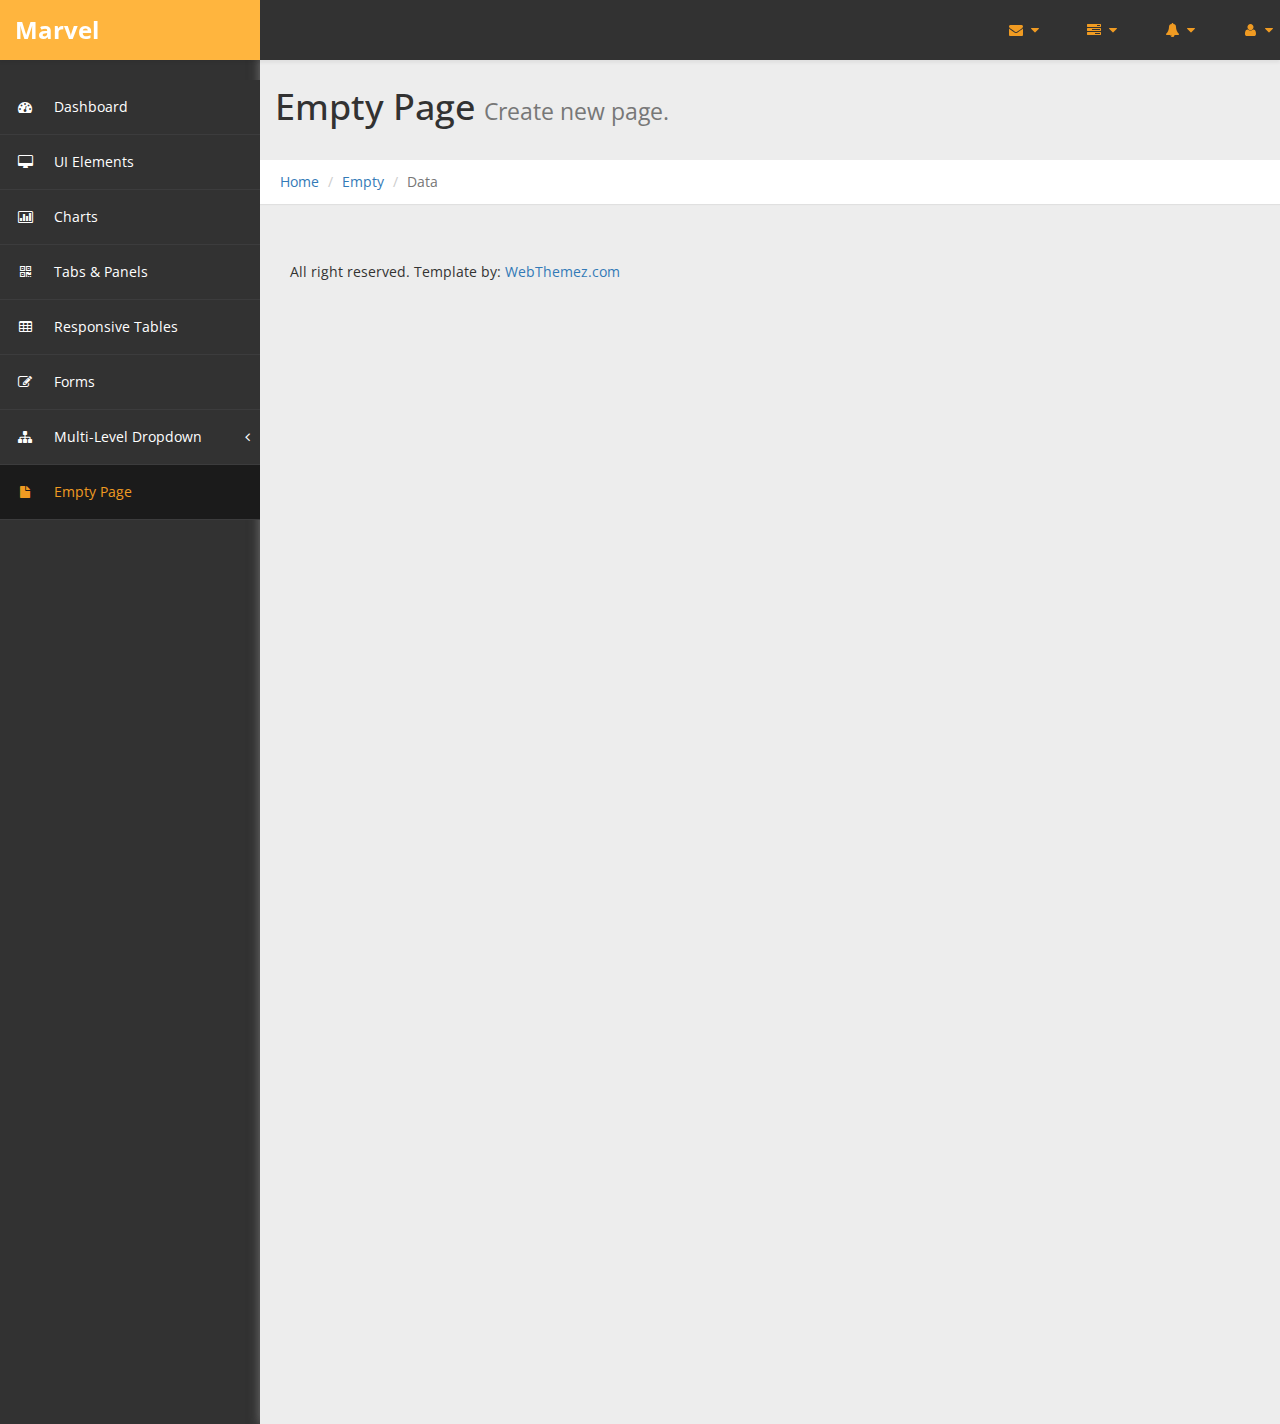
<file: FacebookAPI_truoc_khi_convert sang_c# sdk/FacebookAPI/Admin/empty.html>
﻿<!DOCTYPE html>
<html xmlns="http://www.w3.org/1999/xhtml">
<head>
    <meta charset="utf-8" />
    <meta name="viewport" content="width=device-width, initial-scale=1.0" />
    <title>Bootstrap HTML5 Admin Template : Master</title>
	<!-- Bootstrap Styles-->
    <link href="assets/css/bootstrap.css" rel="stylesheet" />
     <!-- FontAwesome Styles-->
    <link href="assets/css/font-awesome.css" rel="stylesheet" />
        <!-- Custom Styles-->
    <link href="assets/css/custom-styles.css" rel="stylesheet" />
     <!-- Google Fonts-->
   <link href='http://fonts.googleapis.com/css?family=Open+Sans' rel='stylesheet' type='text/css' />
</head>
<body>
    <div id="wrapper">
        <nav class="navbar navbar-default top-navbar" role="navigation">
            <div class="navbar-header">
                <button type="button" class="navbar-toggle" data-toggle="collapse" data-target=".sidebar-collapse">
                    <span class="sr-only">Toggle navigation</span>
                    <span class="icon-bar"></span>
                    <span class="icon-bar"></span>
                    <span class="icon-bar"></span>
                </button>
                <a class="navbar-brand" href="index.html"><strong>Marvel</strong></a>
            </div>

            <ul class="nav navbar-top-links navbar-right">
                <li class="dropdown">
                    <a class="dropdown-toggle" data-toggle="dropdown" href="#" aria-expanded="false">
                        <i class="fa fa-envelope fa-fw"></i> <i class="fa fa-caret-down"></i>
                    </a>
                    <ul class="dropdown-menu dropdown-messages">
                        <li>
                            <a href="#">
                                <div>
                                    <strong>John Doe</strong>
                                    <span class="pull-right text-muted">
                                        <em>Today</em>
                                    </span>
                                </div>
                                <div>Lorem Ipsum has been the industry's standard dummy text ever since the 1500s...</div>
                            </a>
                        </li>
                        <li class="divider"></li>
                        <li>
                            <a href="#">
                                <div>
                                    <strong>John Smith</strong>
                                    <span class="pull-right text-muted">
                                        <em>Yesterday</em>
                                    </span>
                                </div>
                                <div>Lorem Ipsum has been the industry's standard dummy text ever since an kwilnw...</div>
                            </a>
                        </li>
                        <li class="divider"></li>
                        <li>
                            <a href="#">
                                <div>
                                    <strong>John Smith</strong>
                                    <span class="pull-right text-muted">
                                        <em>Yesterday</em>
                                    </span>
                                </div>
                                <div>Lorem Ipsum has been the industry's standard dummy text ever since the...</div>
                            </a>
                        </li>
                        <li class="divider"></li>
                        <li>
                            <a class="text-center" href="#">
                                <strong>Read All Messages</strong>
                                <i class="fa fa-angle-right"></i>
                            </a>
                        </li>
                    </ul>
                    <!-- /.dropdown-messages -->
                </li>
                <!-- /.dropdown -->
                <li class="dropdown">
                    <a class="dropdown-toggle" data-toggle="dropdown" href="#" aria-expanded="false">
                        <i class="fa fa-tasks fa-fw"></i> <i class="fa fa-caret-down"></i>
                    </a>
                    <ul class="dropdown-menu dropdown-tasks">
                        <li>
                            <a href="#">
                                <div>
                                    <p>
                                        <strong>Task 1</strong>
                                        <span class="pull-right text-muted">60% Complete</span>
                                    </p>
                                    <div class="progress progress-striped active">
                                        <div class="progress-bar progress-bar-success" role="progressbar" aria-valuenow="60" aria-valuemin="0" aria-valuemax="100" style="width: 60%">
                                            <span class="sr-only">60% Complete (success)</span>
                                        </div>
                                    </div>
                                </div>
                            </a>
                        </li>
                        <li class="divider"></li>
                        <li>
                            <a href="#">
                                <div>
                                    <p>
                                        <strong>Task 2</strong>
                                        <span class="pull-right text-muted">28% Complete</span>
                                    </p>
                                    <div class="progress progress-striped active">
                                        <div class="progress-bar progress-bar-info" role="progressbar" aria-valuenow="28" aria-valuemin="0" aria-valuemax="100" style="width: 28%">
                                            <span class="sr-only">28% Complete</span>
                                        </div>
                                    </div>
                                </div>
                            </a>
                        </li>
                        <li class="divider"></li>
                        <li>
                            <a href="#">
                                <div>
                                    <p>
                                        <strong>Task 3</strong>
                                        <span class="pull-right text-muted">60% Complete</span>
                                    </p>
                                    <div class="progress progress-striped active">
                                        <div class="progress-bar progress-bar-warning" role="progressbar" aria-valuenow="60" aria-valuemin="0" aria-valuemax="100" style="width: 60%">
                                            <span class="sr-only">60% Complete (warning)</span>
                                        </div>
                                    </div>
                                </div>
                            </a>
                        </li>
                        <li class="divider"></li>
                        <li>
                            <a href="#">
                                <div>
                                    <p>
                                        <strong>Task 4</strong>
                                        <span class="pull-right text-muted">85% Complete</span>
                                    </p>
                                    <div class="progress progress-striped active">
                                        <div class="progress-bar progress-bar-danger" role="progressbar" aria-valuenow="85" aria-valuemin="0" aria-valuemax="100" style="width: 85%">
                                            <span class="sr-only">85% Complete (danger)</span>
                                        </div>
                                    </div>
                                </div>
                            </a>
                        </li>
                        <li class="divider"></li>
                        <li>
                            <a class="text-center" href="#">
                                <strong>See All Tasks</strong>
                                <i class="fa fa-angle-right"></i>
                            </a>
                        </li>
                    </ul>
                    <!-- /.dropdown-tasks -->
                </li>
                <!-- /.dropdown -->
                <li class="dropdown">
                    <a class="dropdown-toggle" data-toggle="dropdown" href="#" aria-expanded="false">
                        <i class="fa fa-bell fa-fw"></i> <i class="fa fa-caret-down"></i>
                    </a>
                    <ul class="dropdown-menu dropdown-alerts">
                        <li>
                            <a href="#">
                                <div>
                                    <i class="fa fa-comment fa-fw"></i> New Comment
                                    <span class="pull-right text-muted small">4 min</span>
                                </div>
                            </a>
                        </li>
                        <li class="divider"></li>
                        <li>
                            <a href="#">
                                <div>
                                    <i class="fa fa-twitter fa-fw"></i> 3 New Followers
                                    <span class="pull-right text-muted small">12 min</span>
                                </div>
                            </a>
                        </li>
                        <li class="divider"></li>
                        <li>
                            <a href="#">
                                <div>
                                    <i class="fa fa-envelope fa-fw"></i> Message Sent
                                    <span class="pull-right text-muted small">4 min</span>
                                </div>
                            </a>
                        </li>
                        <li class="divider"></li>
                        <li>
                            <a href="#">
                                <div>
                                    <i class="fa fa-tasks fa-fw"></i> New Task
                                    <span class="pull-right text-muted small">4 min</span>
                                </div>
                            </a>
                        </li>
                        <li class="divider"></li>
                        <li>
                            <a href="#">
                                <div>
                                    <i class="fa fa-upload fa-fw"></i> Server Rebooted
                                    <span class="pull-right text-muted small">4 min</span>
                                </div>
                            </a>
                        </li>
                        <li class="divider"></li>
                        <li>
                            <a class="text-center" href="#">
                                <strong>See All Alerts</strong>
                                <i class="fa fa-angle-right"></i>
                            </a>
                        </li>
                    </ul>
                    <!-- /.dropdown-alerts -->
                </li>
                <!-- /.dropdown -->
                <li class="dropdown">
                    <a class="dropdown-toggle" data-toggle="dropdown" href="#" aria-expanded="false">
                        <i class="fa fa-user fa-fw"></i> <i class="fa fa-caret-down"></i>
                    </a>
                    <ul class="dropdown-menu dropdown-user">
                        <li><a href="#"><i class="fa fa-user fa-fw"></i> User Profile</a>
                        </li>
                        <li><a href="#"><i class="fa fa-gear fa-fw"></i> Settings</a>
                        </li>
                        <li class="divider"></li>
                        <li><a href="#"><i class="fa fa-sign-out fa-fw"></i> Logout</a>
                        </li>
                    </ul>
                    <!-- /.dropdown-user -->
                </li>
                <!-- /.dropdown -->
            </ul>
        </nav>
        <!--/. NAV TOP  -->
        <nav class="navbar-default navbar-side" role="navigation">
            <div class="sidebar-collapse">
                <ul class="nav" id="main-menu">

                    <li>
                        <a href="index.html"><i class="fa fa-dashboard"></i> Dashboard</a>
                    </li>
                    <li>
                        <a href="ui-elements.html"><i class="fa fa-desktop"></i> UI Elements</a>
                    </li>
					<li>
                        <a href="chart.html"><i class="fa fa-bar-chart-o"></i> Charts</a>
                    </li>
                    <li>
                        <a href="tab-panel.html"><i class="fa fa-qrcode"></i> Tabs & Panels</a>
                    </li>
                    
                    <li>
                        <a href="table.html"><i class="fa fa-table"></i> Responsive Tables</a>
                    </li>
                    <li>
                        <a href="form.html"><i class="fa fa-edit"></i> Forms </a>
                    </li>


                    <li>
                        <a href="#"><i class="fa fa-sitemap"></i> Multi-Level Dropdown<span class="fa arrow"></span></a>
                        <ul class="nav nav-second-level">
                            <li>
                                <a href="#">Second Level Link</a>
                            </li>
                            <li>
                                <a href="#">Second Level Link</a>
                            </li>
                            <li>
                                <a href="#">Second Level Link<span class="fa arrow"></span></a>
                                <ul class="nav nav-third-level">
                                    <li>
                                        <a href="#">Third Level Link</a>
                                    </li>
                                    <li>
                                        <a href="#">Third Level Link</a>
                                    </li>
                                    <li>
                                        <a href="#">Third Level Link</a>
                                    </li>

                                </ul>

                            </li>
                        </ul>
                    </li>
                    <li>
                        <a class="active-menu" href="empty.html"><i class="fa fa-fw fa-file"></i> Empty Page</a>
                    </li>
                </ul>

            </div>

        </nav>
        <!-- /. NAV SIDE  -->
        <div id="page-wrapper">
		  <div class="header"> 
                        <h1 class="page-header">
                            Empty Page <small>Create new page.</small>
                        </h1>
						<ol class="breadcrumb">
					  <li><a href="#">Home</a></li>
					  <li><a href="#">Empty</a></li>
					  <li class="active">Data</li>
					</ol> 
									
		</div>
            <div id="page-inner"> 
				 <footer><p>All right reserved. Template by: <a href="http://webthemez.com">WebThemez.com</a></p></footer>
				</div>
             <!-- /. PAGE INNER  -->
            </div>
         <!-- /. PAGE WRAPPER  -->
        </div>
     <!-- /. WRAPPER  -->
    <!-- JS Scripts-->
    <!-- jQuery Js -->
    <script src="assets/js/jquery-1.10.2.js"></script>
      <!-- Bootstrap Js -->
    <script src="assets/js/bootstrap.min.js"></script>
    <!-- Metis Menu Js -->
    <script src="assets/js/jquery.metisMenu.js"></script>
      <!-- Custom Js -->
    <script src="assets/js/custom-scripts.js"></script>
    
   
</body>
</html>
</file>
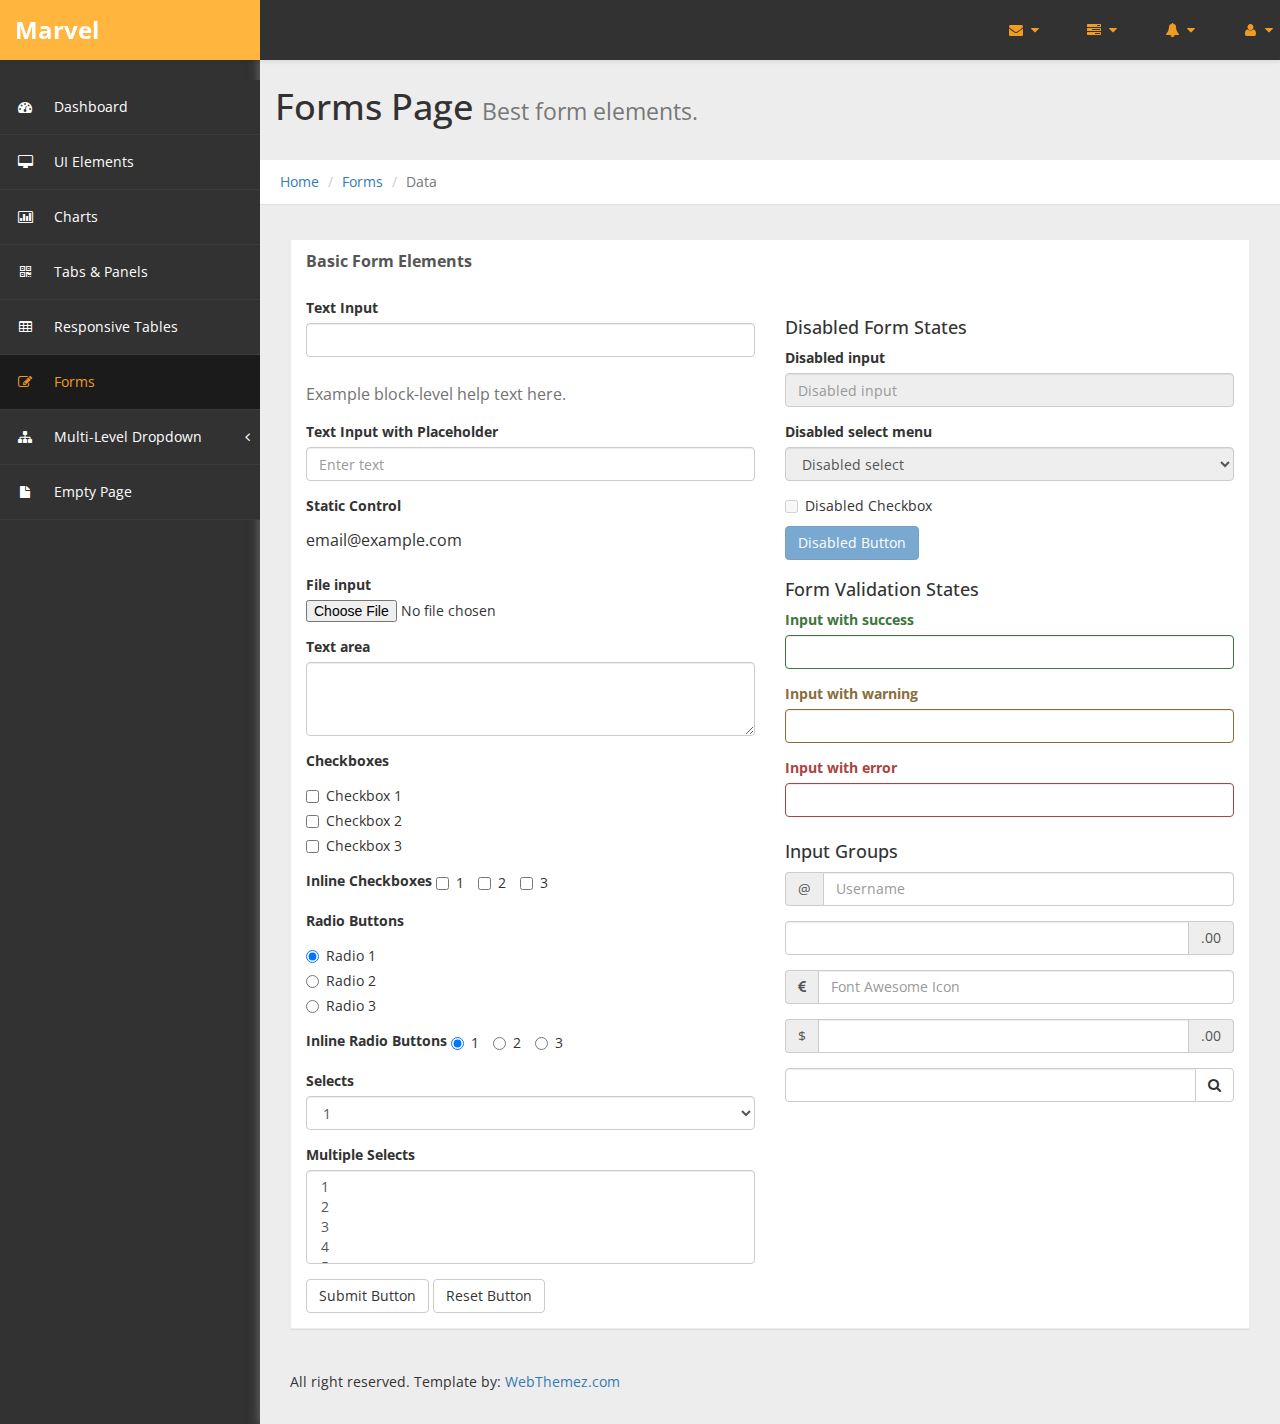
<file: FacebookAPI_truoc_khi_convert sang_c# sdk/FacebookAPI/Admin/form.html>
﻿<!DOCTYPE html>
<html xmlns="http://www.w3.org/1999/xhtml">
<head>
      <meta charset="utf-8" />
    <meta name="viewport" content="width=device-width, initial-scale=1.0" />
    <title>Bootstrap Admin Theme : Master</title>
	<!-- Bootstrap Styles-->
    <link href="assets/css/bootstrap.css" rel="stylesheet" />
     <!-- FontAwesome Styles-->
    <link href="assets/css/font-awesome.css" rel="stylesheet" />
        <!-- Custom Styles-->
    <link href="assets/css/custom-styles.css" rel="stylesheet" />
     <!-- Google Fonts-->
   <link href='http://fonts.googleapis.com/css?family=Open+Sans' rel='stylesheet' type='text/css' />
</head>
<body>
    <div id="wrapper">
        <nav class="navbar navbar-default top-navbar" role="navigation">
            <div class="navbar-header">
                <button type="button" class="navbar-toggle" data-toggle="collapse" data-target=".sidebar-collapse">
                    <span class="sr-only">Toggle navigation</span>
                    <span class="icon-bar"></span>
                    <span class="icon-bar"></span>
                    <span class="icon-bar"></span>
                </button>
                <a class="navbar-brand" href="index.html"><strong>Marvel</strong></a>
            </div>

            <ul class="nav navbar-top-links navbar-right">
                <li class="dropdown">
                    <a class="dropdown-toggle" data-toggle="dropdown" href="#" aria-expanded="false">
                        <i class="fa fa-envelope fa-fw"></i> <i class="fa fa-caret-down"></i>
                    </a>
                    <ul class="dropdown-menu dropdown-messages">
                        <li>
                            <a href="#">
                                <div>
                                    <strong>John Doe</strong>
                                    <span class="pull-right text-muted">
                                        <em>Today</em>
                                    </span>
                                </div>
                                <div>Lorem Ipsum has been the industry's standard dummy text ever since the 1500s...</div>
                            </a>
                        </li>
                        <li class="divider"></li>
                        <li>
                            <a href="#">
                                <div>
                                    <strong>John Smith</strong>
                                    <span class="pull-right text-muted">
                                        <em>Yesterday</em>
                                    </span>
                                </div>
                                <div>Lorem Ipsum has been the industry's standard dummy text ever since an kwilnw...</div>
                            </a>
                        </li>
                        <li class="divider"></li>
                        <li>
                            <a href="#">
                                <div>
                                    <strong>John Smith</strong>
                                    <span class="pull-right text-muted">
                                        <em>Yesterday</em>
                                    </span>
                                </div>
                                <div>Lorem Ipsum has been the industry's standard dummy text ever since the...</div>
                            </a>
                        </li>
                        <li class="divider"></li>
                        <li>
                            <a class="text-center" href="#">
                                <strong>Read All Messages</strong>
                                <i class="fa fa-angle-right"></i>
                            </a>
                        </li>
                    </ul>
                    <!-- /.dropdown-messages -->
                </li>
                <!-- /.dropdown -->
                <li class="dropdown">
                    <a class="dropdown-toggle" data-toggle="dropdown" href="#" aria-expanded="false">
                        <i class="fa fa-tasks fa-fw"></i> <i class="fa fa-caret-down"></i>
                    </a>
                    <ul class="dropdown-menu dropdown-tasks">
                        <li>
                            <a href="#">
                                <div>
                                    <p>
                                        <strong>Task 1</strong>
                                        <span class="pull-right text-muted">60% Complete</span>
                                    </p>
                                    <div class="progress progress-striped active">
                                        <div class="progress-bar progress-bar-success" role="progressbar" aria-valuenow="60" aria-valuemin="0" aria-valuemax="100" style="width: 60%">
                                            <span class="sr-only">60% Complete (success)</span>
                                        </div>
                                    </div>
                                </div>
                            </a>
                        </li>
                        <li class="divider"></li>
                        <li>
                            <a href="#">
                                <div>
                                    <p>
                                        <strong>Task 2</strong>
                                        <span class="pull-right text-muted">28% Complete</span>
                                    </p>
                                    <div class="progress progress-striped active">
                                        <div class="progress-bar progress-bar-info" role="progressbar" aria-valuenow="28" aria-valuemin="0" aria-valuemax="100" style="width: 28%">
                                            <span class="sr-only">28% Complete</span>
                                        </div>
                                    </div>
                                </div>
                            </a>
                        </li>
                        <li class="divider"></li>
                        <li>
                            <a href="#">
                                <div>
                                    <p>
                                        <strong>Task 3</strong>
                                        <span class="pull-right text-muted">60% Complete</span>
                                    </p>
                                    <div class="progress progress-striped active">
                                        <div class="progress-bar progress-bar-warning" role="progressbar" aria-valuenow="60" aria-valuemin="0" aria-valuemax="100" style="width: 60%">
                                            <span class="sr-only">60% Complete (warning)</span>
                                        </div>
                                    </div>
                                </div>
                            </a>
                        </li>
                        <li class="divider"></li>
                        <li>
                            <a href="#">
                                <div>
                                    <p>
                                        <strong>Task 4</strong>
                                        <span class="pull-right text-muted">85% Complete</span>
                                    </p>
                                    <div class="progress progress-striped active">
                                        <div class="progress-bar progress-bar-danger" role="progressbar" aria-valuenow="85" aria-valuemin="0" aria-valuemax="100" style="width: 85%">
                                            <span class="sr-only">85% Complete (danger)</span>
                                        </div>
                                    </div>
                                </div>
                            </a>
                        </li>
                        <li class="divider"></li>
                        <li>
                            <a class="text-center" href="#">
                                <strong>See All Tasks</strong>
                                <i class="fa fa-angle-right"></i>
                            </a>
                        </li>
                    </ul>
                    <!-- /.dropdown-tasks -->
                </li>
                <!-- /.dropdown -->
                <li class="dropdown">
                    <a class="dropdown-toggle" data-toggle="dropdown" href="#" aria-expanded="false">
                        <i class="fa fa-bell fa-fw"></i> <i class="fa fa-caret-down"></i>
                    </a>
                    <ul class="dropdown-menu dropdown-alerts">
                        <li>
                            <a href="#">
                                <div>
                                    <i class="fa fa-comment fa-fw"></i> New Comment
                                    <span class="pull-right text-muted small">4 min</span>
                                </div>
                            </a>
                        </li>
                        <li class="divider"></li>
                        <li>
                            <a href="#">
                                <div>
                                    <i class="fa fa-twitter fa-fw"></i> 3 New Followers
                                    <span class="pull-right text-muted small">12 min</span>
                                </div>
                            </a>
                        </li>
                        <li class="divider"></li>
                        <li>
                            <a href="#">
                                <div>
                                    <i class="fa fa-envelope fa-fw"></i> Message Sent
                                    <span class="pull-right text-muted small">4 min</span>
                                </div>
                            </a>
                        </li>
                        <li class="divider"></li>
                        <li>
                            <a href="#">
                                <div>
                                    <i class="fa fa-tasks fa-fw"></i> New Task
                                    <span class="pull-right text-muted small">4 min</span>
                                </div>
                            </a>
                        </li>
                        <li class="divider"></li>
                        <li>
                            <a href="#">
                                <div>
                                    <i class="fa fa-upload fa-fw"></i> Server Rebooted
                                    <span class="pull-right text-muted small">4 min</span>
                                </div>
                            </a>
                        </li>
                        <li class="divider"></li>
                        <li>
                            <a class="text-center" href="#">
                                <strong>See All Alerts</strong>
                                <i class="fa fa-angle-right"></i>
                            </a>
                        </li>
                    </ul>
                    <!-- /.dropdown-alerts -->
                </li>
                <!-- /.dropdown -->
                <li class="dropdown">
                    <a class="dropdown-toggle" data-toggle="dropdown" href="#" aria-expanded="false">
                        <i class="fa fa-user fa-fw"></i> <i class="fa fa-caret-down"></i>
                    </a>
                    <ul class="dropdown-menu dropdown-user">
                        <li><a href="#"><i class="fa fa-user fa-fw"></i> User Profile</a>
                        </li>
                        <li><a href="#"><i class="fa fa-gear fa-fw"></i> Settings</a>
                        </li>
                        <li class="divider"></li>
                        <li><a href="#"><i class="fa fa-sign-out fa-fw"></i> Logout</a>
                        </li>
                    </ul>
                    <!-- /.dropdown-user -->
                </li>
                <!-- /.dropdown -->
            </ul>
        </nav>
        <!--/. NAV TOP  -->
        <nav class="navbar-default navbar-side" role="navigation">
            <div class="sidebar-collapse">
                <ul class="nav" id="main-menu">

                    <li>
                        <a href="index.html"><i class="fa fa-dashboard"></i> Dashboard</a>
                    </li>
                    <li>
                        <a href="ui-elements.html"><i class="fa fa-desktop"></i> UI Elements</a>
                    </li>
					<li>
                        <a href="chart.html"><i class="fa fa-bar-chart-o"></i> Charts</a>
                    </li>
                    <li>
                        <a href="tab-panel.html"><i class="fa fa-qrcode"></i> Tabs & Panels</a>
                    </li>
                    
                    <li>
                        <a href="table.html"><i class="fa fa-table"></i> Responsive Tables</a>
                    </li>
                    <li>
                        <a href="form.html" class="active-menu"><i class="fa fa-edit"></i> Forms </a>
                    </li>


                    <li>
                        <a href="#"><i class="fa fa-sitemap"></i> Multi-Level Dropdown<span class="fa arrow"></span></a>
                        <ul class="nav nav-second-level">
                            <li>
                                <a href="#">Second Level Link</a>
                            </li>
                            <li>
                                <a href="#">Second Level Link</a>
                            </li>
                            <li>
                                <a href="#">Second Level Link<span class="fa arrow"></span></a>
                                <ul class="nav nav-third-level">
                                    <li>
                                        <a href="#">Third Level Link</a>
                                    </li>
                                    <li>
                                        <a href="#">Third Level Link</a>
                                    </li>
                                    <li>
                                        <a href="#">Third Level Link</a>
                                    </li>

                                </ul>

                            </li>
                        </ul>
                    </li>
                    <li>
                        <a href="empty.html"><i class="fa fa-fw fa-file"></i> Empty Page</a>
                    </li>
                </ul>

            </div>

        </nav>
        <!-- /. NAV SIDE  -->
        <div id="page-wrapper" >
		  <div class="header"> 
                        <h1 class="page-header">
                             Forms Page <small>Best form elements.</small>
                        </h1>
						<ol class="breadcrumb">
					  <li><a href="#">Home</a></li>
					  <li><a href="#">Forms</a></li>
					  <li class="active">Data</li>
					</ol> 
									
		</div>
		
            <div id="page-inner"> 
              <div class="row">
                <div class="col-lg-12">
                    <div class="panel panel-default">
                        <div class="panel-heading">
                            Basic Form Elements
                        </div>
                        <div class="panel-body">
                            <div class="row">
                                <div class="col-lg-6">
                                    <form role="form">
                                        <div class="form-group">
                                            <label>Text Input</label>
                                            <input class="form-control">
                                            <p class="help-block">Example block-level help text here.</p>
                                        </div>
                                        <div class="form-group">
                                            <label>Text Input with Placeholder</label>
                                            <input class="form-control" placeholder="Enter text">
                                        </div>
                                        <div class="form-group">
                                            <label>Static Control</label>
                                            <p class="form-control-static">email@example.com</p>
                                        </div>
                                        <div class="form-group">
                                            <label>File input</label>
                                            <input type="file">
                                        </div>
                                        <div class="form-group">
                                            <label>Text area</label>
                                            <textarea class="form-control" rows="3"></textarea>
                                        </div>
                                        <div class="form-group">
                                            <label>Checkboxes</label>
                                            <div class="checkbox">
                                                <label>
                                                    <input type="checkbox" value="">Checkbox 1
                                                </label>
                                            </div>
                                            <div class="checkbox">
                                                <label>
                                                    <input type="checkbox" value="">Checkbox 2
                                                </label>
                                            </div>
                                            <div class="checkbox">
                                                <label>
                                                    <input type="checkbox" value="">Checkbox 3
                                                </label>
                                            </div>
                                        </div>
                                        <div class="form-group">
                                            <label>Inline Checkboxes</label>
                                            <label class="checkbox-inline">
                                                <input type="checkbox">1
                                            </label>
                                            <label class="checkbox-inline">
                                                <input type="checkbox">2
                                            </label>
                                            <label class="checkbox-inline">
                                                <input type="checkbox">3
                                            </label>
                                        </div>
                                        <div class="form-group">
                                            <label>Radio Buttons</label>
                                            <div class="radio">
                                                <label>
                                                    <input type="radio" name="optionsRadios" id="optionsRadios1" value="option1" checked="">Radio 1
                                                </label>
                                            </div>
                                            <div class="radio">
                                                <label>
                                                    <input type="radio" name="optionsRadios" id="optionsRadios2" value="option2">Radio 2
                                                </label>
                                            </div>
                                            <div class="radio">
                                                <label>
                                                    <input type="radio" name="optionsRadios" id="optionsRadios3" value="option3">Radio 3
                                                </label>
                                            </div>
                                        </div>
                                        <div class="form-group">
                                            <label>Inline Radio Buttons</label>
                                            <label class="radio-inline">
                                                <input type="radio" name="optionsRadiosInline" id="optionsRadiosInline1" value="option1" checked="">1
                                            </label>
                                            <label class="radio-inline">
                                                <input type="radio" name="optionsRadiosInline" id="optionsRadiosInline2" value="option2">2
                                            </label>
                                            <label class="radio-inline">
                                                <input type="radio" name="optionsRadiosInline" id="optionsRadiosInline3" value="option3">3
                                            </label>
                                        </div>
                                        <div class="form-group">
                                            <label>Selects</label>
                                            <select class="form-control">
                                                <option>1</option>
                                                <option>2</option>
                                                <option>3</option>
                                                <option>4</option>
                                                <option>5</option>
                                            </select>
                                        </div>
                                        <div class="form-group">
                                            <label>Multiple Selects</label>
                                            <select multiple="" class="form-control">
                                                <option>1</option>
                                                <option>2</option>
                                                <option>3</option>
                                                <option>4</option>
                                                <option>5</option>
                                            </select>
                                        </div>
                                        <button type="submit" class="btn btn-default">Submit Button</button>
                                        <button type="reset" class="btn btn-default">Reset Button</button>
                                    </form>
                                </div>
                                <!-- /.col-lg-6 (nested) -->
                                <div class="col-lg-6">
                                    <h4>Disabled Form States</h4>
                                    <form role="form">
                                        <fieldset disabled="">
                                            <div class="form-group">
                                                <label for="disabledSelect">Disabled input</label>
                                                <input class="form-control" id="disabledInput" type="text" placeholder="Disabled input" disabled="">
                                            </div>
                                            <div class="form-group">
                                                <label for="disabledSelect">Disabled select menu</label>
                                                <select id="disabledSelect" class="form-control">
                                                    <option>Disabled select</option>
                                                </select>
                                            </div>
                                            <div class="checkbox">
                                                <label>
                                                    <input type="checkbox">Disabled Checkbox
                                                </label>
                                            </div>
                                            <button type="submit" class="btn btn-primary">Disabled Button</button>
                                        </fieldset>
                                    </form>
                                    <h4>Form Validation States</h4>
                                    <form role="form">
                                        <div class="form-group has-success">
                                            <label class="control-label" for="inputSuccess">Input with success</label>
                                            <input type="text" class="form-control" id="inputSuccess">
                                        </div>
                                        <div class="form-group has-warning">
                                            <label class="control-label" for="inputWarning">Input with warning</label>
                                            <input type="text" class="form-control" id="inputWarning">
                                        </div>
                                        <div class="form-group has-error">
                                            <label class="control-label" for="inputError">Input with error</label>
                                            <input type="text" class="form-control" id="inputError">
                                        </div>
                                    </form>
                                    <h4>Input Groups</h4>
                                    <form role="form">
                                        <div class="form-group input-group">
                                            <span class="input-group-addon">@</span>
                                            <input type="text" class="form-control" placeholder="Username">
                                        </div>
                                        <div class="form-group input-group">
                                            <input type="text" class="form-control">
                                            <span class="input-group-addon">.00</span>
                                        </div>
                                        <div class="form-group input-group">
                                            <span class="input-group-addon"><i class="fa fa-eur"></i>
                                            </span>
                                            <input type="text" class="form-control" placeholder="Font Awesome Icon">
                                        </div>
                                        <div class="form-group input-group">
                                            <span class="input-group-addon">$</span>
                                            <input type="text" class="form-control">
                                            <span class="input-group-addon">.00</span>
                                        </div>
                                        <div class="form-group input-group">
                                            <input type="text" class="form-control">
                                            <span class="input-group-btn">
                                                <button class="btn btn-default" type="button"><i class="fa fa-search"></i>
                                                </button>
                                            </span>
                                        </div>
                                    </form>
                                </div>
                                <!-- /.col-lg-6 (nested) -->
                            </div>
                            <!-- /.row (nested) -->
                        </div>
                        <!-- /.panel-body -->
                    </div>
                    <!-- /.panel -->
                </div>
                <!-- /.col-lg-12 -->
            </div>
			<footer><p>All right reserved. Template by: <a href="http://webthemez.com">WebThemez.com</a></p></footer>
			</div>
             <!-- /. PAGE INNER  -->
            </div>
         <!-- /. PAGE WRAPPER  -->
        </div>
     <!-- /. WRAPPER  -->
    <!-- JS Scripts-->
    <!-- jQuery Js -->
    <script src="assets/js/jquery-1.10.2.js"></script>
      <!-- Bootstrap Js -->
    <script src="assets/js/bootstrap.min.js"></script>
    <!-- Metis Menu Js -->
    <script src="assets/js/jquery.metisMenu.js"></script>
      <!-- Custom Js -->
    <script src="assets/js/custom-scripts.js"></script>
    
   
</body>
</html>
</file>
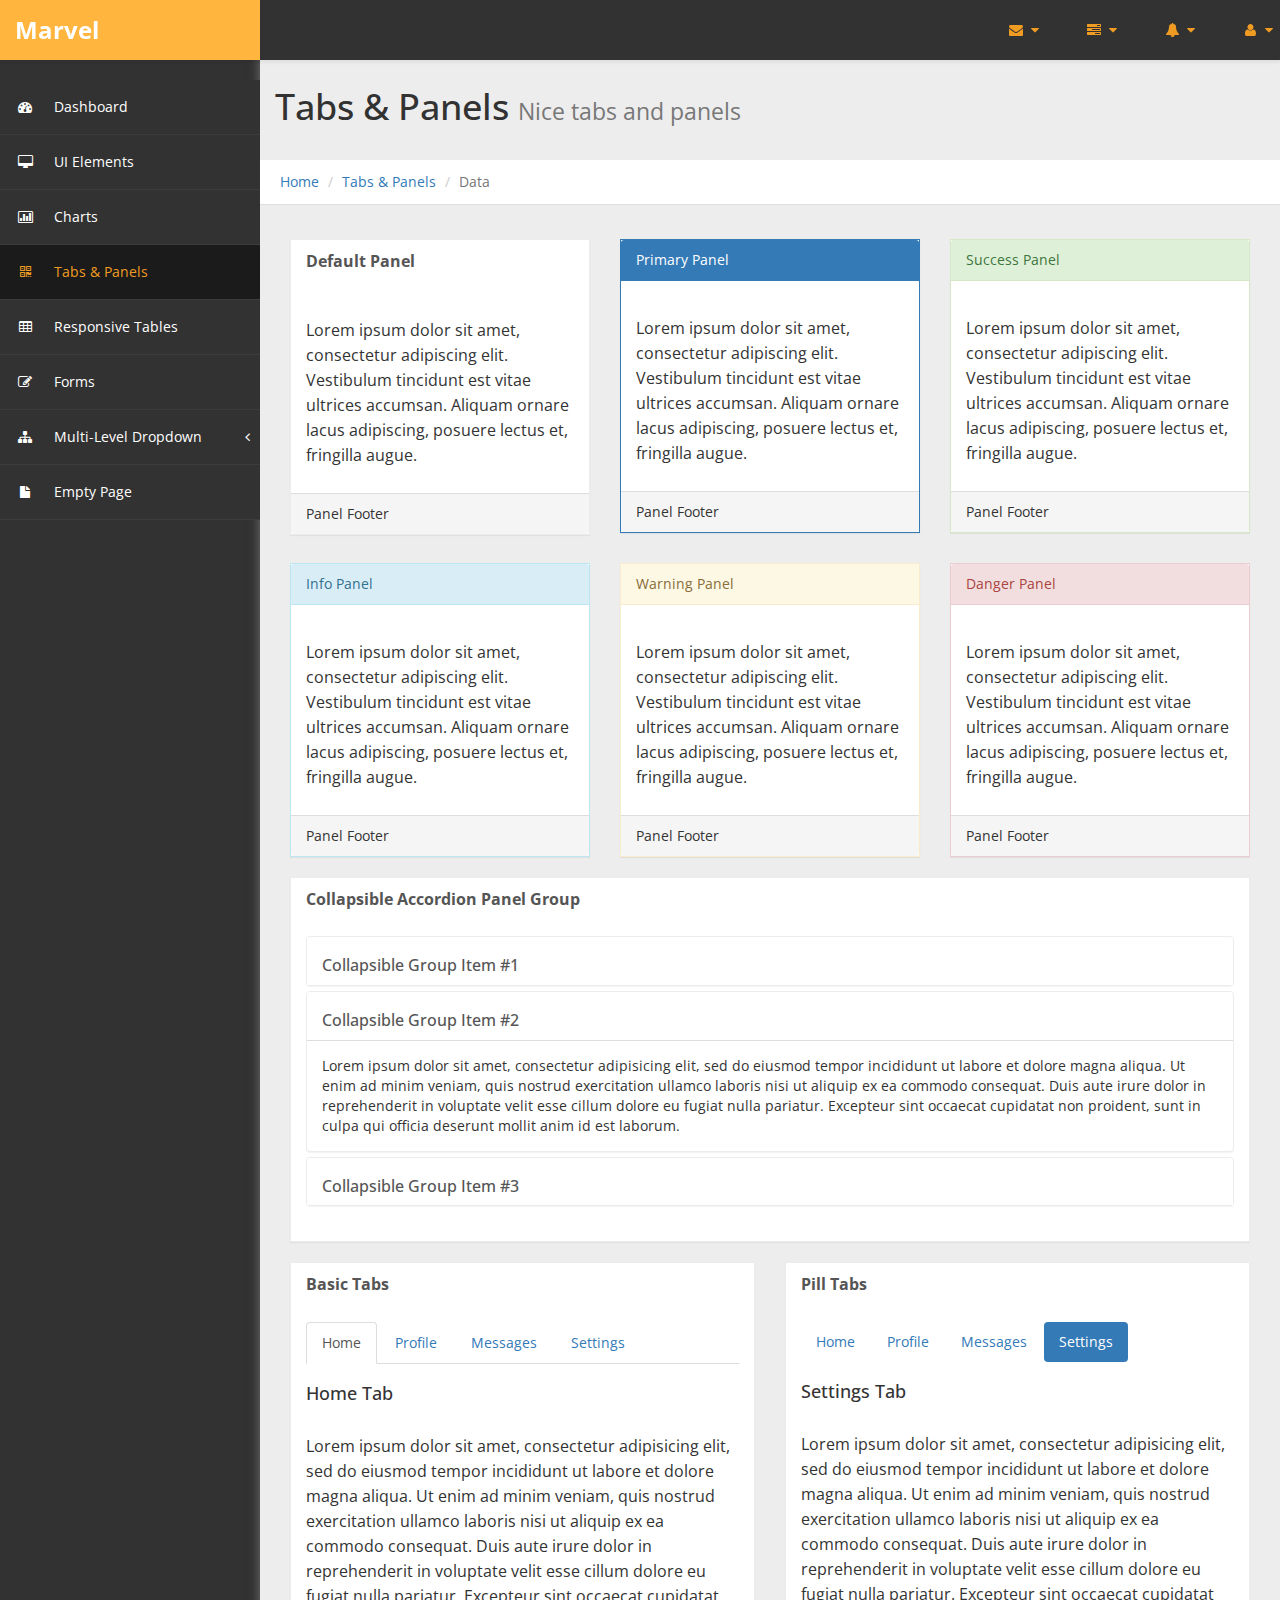
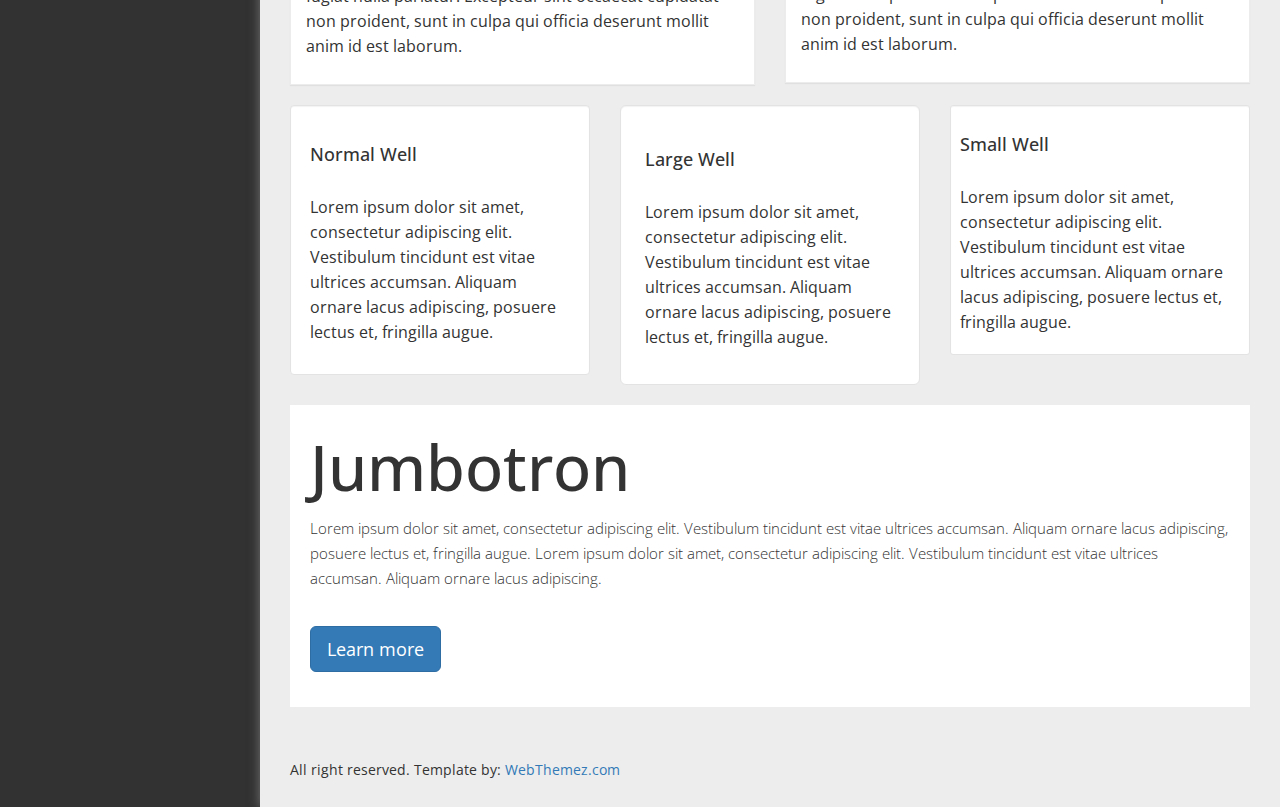
<file: FacebookAPI_truoc_khi_convert sang_c# sdk/FacebookAPI/Admin/tab-panel.html>
﻿<!DOCTYPE html>
<html xmlns="http://www.w3.org/1999/xhtml">
<head>
      <meta charset="utf-8" />
    <meta name="viewport" content="width=device-width, initial-scale=1.0" />
    <title>Bootstrap html5 Admin Template : Master</title>
	<!-- Bootstrap Styles-->
    <link href="assets/css/bootstrap.css" rel="stylesheet" />
     <!-- FontAwesome Styles-->
    <link href="assets/css/font-awesome.css" rel="stylesheet" />
        <!-- Custom Styles-->
    <link href="assets/css/custom-styles.css" rel="stylesheet" />
     <!-- Google Fonts-->
   <link href='http://fonts.googleapis.com/css?family=Open+Sans' rel='stylesheet' type='text/css' />
</head>
<body>
    <div id="wrapper">
        <nav class="navbar navbar-default top-navbar" role="navigation">
            <div class="navbar-header">
                <button type="button" class="navbar-toggle" data-toggle="collapse" data-target=".sidebar-collapse">
                    <span class="sr-only">Toggle navigation</span>
                    <span class="icon-bar"></span>
                    <span class="icon-bar"></span>
                    <span class="icon-bar"></span>
                </button>
                <a class="navbar-brand" href="index.html"><strong>Marvel</strong></a>
            </div>

            <ul class="nav navbar-top-links navbar-right">
                <li class="dropdown">
                    <a class="dropdown-toggle" data-toggle="dropdown" href="#" aria-expanded="false">
                        <i class="fa fa-envelope fa-fw"></i> <i class="fa fa-caret-down"></i>
                    </a>
                    <ul class="dropdown-menu dropdown-messages">
                        <li>
                            <a href="#">
                                <div>
                                    <strong>John Doe</strong>
                                    <span class="pull-right text-muted">
                                        <em>Today</em>
                                    </span>
                                </div>
                                <div>Lorem Ipsum has been the industry's standard dummy text ever since the 1500s...</div>
                            </a>
                        </li>
                        <li class="divider"></li>
                        <li>
                            <a href="#">
                                <div>
                                    <strong>John Smith</strong>
                                    <span class="pull-right text-muted">
                                        <em>Yesterday</em>
                                    </span>
                                </div>
                                <div>Lorem Ipsum has been the industry's standard dummy text ever since an kwilnw...</div>
                            </a>
                        </li>
                        <li class="divider"></li>
                        <li>
                            <a href="#">
                                <div>
                                    <strong>John Smith</strong>
                                    <span class="pull-right text-muted">
                                        <em>Yesterday</em>
                                    </span>
                                </div>
                                <div>Lorem Ipsum has been the industry's standard dummy text ever since the...</div>
                            </a>
                        </li>
                        <li class="divider"></li>
                        <li>
                            <a class="text-center" href="#">
                                <strong>Read All Messages</strong>
                                <i class="fa fa-angle-right"></i>
                            </a>
                        </li>
                    </ul>
                    <!-- /.dropdown-messages -->
                </li>
                <!-- /.dropdown -->
                <li class="dropdown">
                    <a class="dropdown-toggle" data-toggle="dropdown" href="#" aria-expanded="false">
                        <i class="fa fa-tasks fa-fw"></i> <i class="fa fa-caret-down"></i>
                    </a>
                    <ul class="dropdown-menu dropdown-tasks">
                        <li>
                            <a href="#">
                                <div>
                                    <p>
                                        <strong>Task 1</strong>
                                        <span class="pull-right text-muted">60% Complete</span>
                                    </p>
                                    <div class="progress progress-striped active">
                                        <div class="progress-bar progress-bar-success" role="progressbar" aria-valuenow="60" aria-valuemin="0" aria-valuemax="100" style="width: 60%">
                                            <span class="sr-only">60% Complete (success)</span>
                                        </div>
                                    </div>
                                </div>
                            </a>
                        </li>
                        <li class="divider"></li>
                        <li>
                            <a href="#">
                                <div>
                                    <p>
                                        <strong>Task 2</strong>
                                        <span class="pull-right text-muted">28% Complete</span>
                                    </p>
                                    <div class="progress progress-striped active">
                                        <div class="progress-bar progress-bar-info" role="progressbar" aria-valuenow="28" aria-valuemin="0" aria-valuemax="100" style="width: 28%">
                                            <span class="sr-only">28% Complete</span>
                                        </div>
                                    </div>
                                </div>
                            </a>
                        </li>
                        <li class="divider"></li>
                        <li>
                            <a href="#">
                                <div>
                                    <p>
                                        <strong>Task 3</strong>
                                        <span class="pull-right text-muted">60% Complete</span>
                                    </p>
                                    <div class="progress progress-striped active">
                                        <div class="progress-bar progress-bar-warning" role="progressbar" aria-valuenow="60" aria-valuemin="0" aria-valuemax="100" style="width: 60%">
                                            <span class="sr-only">60% Complete (warning)</span>
                                        </div>
                                    </div>
                                </div>
                            </a>
                        </li>
                        <li class="divider"></li>
                        <li>
                            <a href="#">
                                <div>
                                    <p>
                                        <strong>Task 4</strong>
                                        <span class="pull-right text-muted">85% Complete</span>
                                    </p>
                                    <div class="progress progress-striped active">
                                        <div class="progress-bar progress-bar-danger" role="progressbar" aria-valuenow="85" aria-valuemin="0" aria-valuemax="100" style="width: 85%">
                                            <span class="sr-only">85% Complete (danger)</span>
                                        </div>
                                    </div>
                                </div>
                            </a>
                        </li>
                        <li class="divider"></li>
                        <li>
                            <a class="text-center" href="#">
                                <strong>See All Tasks</strong>
                                <i class="fa fa-angle-right"></i>
                            </a>
                        </li>
                    </ul>
                    <!-- /.dropdown-tasks -->
                </li>
                <!-- /.dropdown -->
                <li class="dropdown">
                    <a class="dropdown-toggle" data-toggle="dropdown" href="#" aria-expanded="false">
                        <i class="fa fa-bell fa-fw"></i> <i class="fa fa-caret-down"></i>
                    </a>
                    <ul class="dropdown-menu dropdown-alerts">
                        <li>
                            <a href="#">
                                <div>
                                    <i class="fa fa-comment fa-fw"></i> New Comment
                                    <span class="pull-right text-muted small">4 min</span>
                                </div>
                            </a>
                        </li>
                        <li class="divider"></li>
                        <li>
                            <a href="#">
                                <div>
                                    <i class="fa fa-twitter fa-fw"></i> 3 New Followers
                                    <span class="pull-right text-muted small">12 min</span>
                                </div>
                            </a>
                        </li>
                        <li class="divider"></li>
                        <li>
                            <a href="#">
                                <div>
                                    <i class="fa fa-envelope fa-fw"></i> Message Sent
                                    <span class="pull-right text-muted small">4 min</span>
                                </div>
                            </a>
                        </li>
                        <li class="divider"></li>
                        <li>
                            <a href="#">
                                <div>
                                    <i class="fa fa-tasks fa-fw"></i> New Task
                                    <span class="pull-right text-muted small">4 min</span>
                                </div>
                            </a>
                        </li>
                        <li class="divider"></li>
                        <li>
                            <a href="#">
                                <div>
                                    <i class="fa fa-upload fa-fw"></i> Server Rebooted
                                    <span class="pull-right text-muted small">4 min</span>
                                </div>
                            </a>
                        </li>
                        <li class="divider"></li>
                        <li>
                            <a class="text-center" href="#">
                                <strong>See All Alerts</strong>
                                <i class="fa fa-angle-right"></i>
                            </a>
                        </li>
                    </ul>
                    <!-- /.dropdown-alerts -->
                </li>
                <!-- /.dropdown -->
                <li class="dropdown">
                    <a class="dropdown-toggle" data-toggle="dropdown" href="#" aria-expanded="false">
                        <i class="fa fa-user fa-fw"></i> <i class="fa fa-caret-down"></i>
                    </a>
                    <ul class="dropdown-menu dropdown-user">
                        <li><a href="#"><i class="fa fa-user fa-fw"></i> User Profile</a>
                        </li>
                        <li><a href="#"><i class="fa fa-gear fa-fw"></i> Settings</a>
                        </li>
                        <li class="divider"></li>
                        <li><a href="#"><i class="fa fa-sign-out fa-fw"></i> Logout</a>
                        </li>
                    </ul>
                    <!-- /.dropdown-user -->
                </li>
                <!-- /.dropdown -->
            </ul>
        </nav>
        <!--/. NAV TOP  -->
        <nav class="navbar-default navbar-side" role="navigation">
            <div class="sidebar-collapse">
                <ul class="nav" id="main-menu">

                    <li>
                        <a href="index.html"><i class="fa fa-dashboard"></i> Dashboard</a>
                    </li>
                    <li>
                        <a href="ui-elements.html"><i class="fa fa-desktop"></i> UI Elements</a>
                    </li>
					<li>
                        <a href="chart.html"><i class="fa fa-bar-chart-o"></i> Charts</a>
                    </li>
                    <li>
                        <a href="tab-panel.html" class="active-menu"><i class="fa fa-qrcode"></i> Tabs & Panels</a>
                    </li>
                    
                    <li>
                        <a href="table.html"><i class="fa fa-table"></i> Responsive Tables</a>
                    </li>
                    <li>
                        <a href="form.html"><i class="fa fa-edit"></i> Forms </a>
                    </li>


                    <li>
                        <a href="#"><i class="fa fa-sitemap"></i> Multi-Level Dropdown<span class="fa arrow"></span></a>
                        <ul class="nav nav-second-level">
                            <li>
                                <a href="#">Second Level Link</a>
                            </li>
                            <li>
                                <a href="#">Second Level Link</a>
                            </li>
                            <li>
                                <a href="#">Second Level Link<span class="fa arrow"></span></a>
                                <ul class="nav nav-third-level">
                                    <li>
                                        <a href="#">Third Level Link</a>
                                    </li>
                                    <li>
                                        <a href="#">Third Level Link</a>
                                    </li>
                                    <li>
                                        <a href="#">Third Level Link</a>
                                    </li>

                                </ul>

                            </li>
                        </ul>
                    </li>
                    <li>
                        <a href="empty.html"><i class="fa fa-fw fa-file"></i> Empty Page</a>
                    </li>
                </ul>

            </div>

        </nav>
        <!-- /. NAV SIDE  -->
        <div id="page-wrapper" >
			  <div class="header"> 
                        <h1 class="page-header">
                            Tabs & Panels <small>Nice tabs and panels</small>
                        </h1>
						<ol class="breadcrumb">
					  <li><a href="#">Home</a></li>
					  <li><a href="#">Tabs & Panels</a></li>
					  <li class="active">Data</li>
					</ol> 
									
		</div>
		
            <div id="page-inner"> 
                                 
            <div class="row">
                <div class="col-md-4 col-sm-4">
                    <div class="panel panel-default">
                        <div class="panel-heading">
                            Default Panel
                        </div>
                        <div class="panel-body">
                            <p>Lorem ipsum dolor sit amet, consectetur adipiscing elit. Vestibulum tincidunt est vitae ultrices accumsan. Aliquam ornare lacus adipiscing, posuere lectus et, fringilla augue.</p>
                        </div>
                        <div class="panel-footer">
                            Panel Footer
                        </div>
                    </div>
                </div>
                <div class="col-md-4 col-sm-4">
                    <div class="panel panel-primary">
                        <div class="panel-heading">
                            Primary Panel
                        </div>
                        <div class="panel-body">
                            <p>Lorem ipsum dolor sit amet, consectetur adipiscing elit. Vestibulum tincidunt est vitae ultrices accumsan. Aliquam ornare lacus adipiscing, posuere lectus et, fringilla augue.</p>
                        </div>
                        <div class="panel-footer">
                            Panel Footer
                        </div>
                    </div>
                </div>
                <div class="col-md-4 col-sm-4">
                    <div class="panel panel-success">
                        <div class="panel-heading">
                            Success Panel
                        </div>
                        <div class="panel-body">
                            <p>Lorem ipsum dolor sit amet, consectetur adipiscing elit. Vestibulum tincidunt est vitae ultrices accumsan. Aliquam ornare lacus adipiscing, posuere lectus et, fringilla augue.</p>
                        </div>
                        <div class="panel-footer">
                            Panel Footer
                        </div>
                    </div>
                </div>
            </div>
                   <!-- /. ROW  -->
            <div class="row">
                <div class="col-md-4 col-sm-4">
                    <div class="panel panel-info">
                        <div class="panel-heading">
                            Info Panel
                        </div>
                        <div class="panel-body">
                            <p>Lorem ipsum dolor sit amet, consectetur adipiscing elit. Vestibulum tincidunt est vitae ultrices accumsan. Aliquam ornare lacus adipiscing, posuere lectus et, fringilla augue.</p>
                        </div>
                        <div class="panel-footer">
                            Panel Footer
                        </div>
                    </div>
                </div>
                <div class="col-md-4 col-sm-4">
                    <div class="panel panel-warning">
                        <div class="panel-heading">
                            Warning Panel
                        </div>
                        <div class="panel-body">
                            <p>Lorem ipsum dolor sit amet, consectetur adipiscing elit. Vestibulum tincidunt est vitae ultrices accumsan. Aliquam ornare lacus adipiscing, posuere lectus et, fringilla augue.</p>
                        </div>
                        <div class="panel-footer">
                            Panel Footer
                        </div>
                    </div>
                </div>
                <div class="col-md-4 col-sm-4">
                    <div class="panel panel-danger">
                        <div class="panel-heading">
                            Danger Panel
                        </div>
                        <div class="panel-body">
                            <p>Lorem ipsum dolor sit amet, consectetur adipiscing elit. Vestibulum tincidunt est vitae ultrices accumsan. Aliquam ornare lacus adipiscing, posuere lectus et, fringilla augue.</p>
                        </div>
                        <div class="panel-footer">
                            Panel Footer
                        </div>
                    </div>
                </div>
            </div>
                    <!-- /. ROW  -->
            <div class="row">
                <div class="col-md-12">
                    <div class="panel panel-default">
                        <div class="panel-heading">
                            Collapsible Accordion Panel Group
                        </div>
                        <div class="panel-body">
                            <div class="panel-group" id="accordion">
                                <div class="panel panel-default">
                                    <div class="panel-heading">
                                        <h4 class="panel-title">
                                            <a data-toggle="collapse" data-parent="#accordion" href="#collapseOne" class="collapsed">Collapsible Group Item #1</a>
                                        </h4>
                                    </div>
                                    <div id="collapseOne" class="panel-collapse collapse" style="height: 0px;">
                                        <div class="panel-body">
                                            Lorem ipsum dolor sit amet, consectetur adipisicing elit, sed do eiusmod tempor incididunt ut labore et dolore magna aliqua. Ut enim ad minim veniam, quis nostrud exercitation ullamco laboris nisi ut aliquip ex ea commodo consequat. Duis aute irure dolor in reprehenderit in voluptate velit esse cillum dolore eu fugiat nulla pariatur. Excepteur sint occaecat cupidatat non proident, sunt in culpa qui officia deserunt mollit anim id est laborum.
                                        </div>
                                    </div>
                                </div>
                                <div class="panel panel-default">
                                    <div class="panel-heading">
                                        <h4 class="panel-title">
                                            <a data-toggle="collapse" data-parent="#accordion" href="#collapseTwo">Collapsible Group Item #2</a>
                                        </h4>
                                    </div>
                                    <div id="collapseTwo" class="panel-collapse in" style="height: auto;">
                                        <div class="panel-body">
                                            Lorem ipsum dolor sit amet, consectetur adipisicing elit, sed do eiusmod tempor incididunt ut labore et dolore magna aliqua. Ut enim ad minim veniam, quis nostrud exercitation ullamco laboris nisi ut aliquip ex ea commodo consequat. Duis aute irure dolor in reprehenderit in voluptate velit esse cillum dolore eu fugiat nulla pariatur. Excepteur sint occaecat cupidatat non proident, sunt in culpa qui officia deserunt mollit anim id est laborum.
                                        </div>
                                    </div>
                                </div>
                                <div class="panel panel-default">
                                    <div class="panel-heading">
                                        <h4 class="panel-title">
                                            <a data-toggle="collapse" data-parent="#accordion" href="#collapseThree" class="collapsed">Collapsible Group Item #3</a>
                                        </h4>
                                    </div>
                                    <div id="collapseThree" class="panel-collapse collapse">
                                        <div class="panel-body">
                                            Lorem ipsum dolor sit amet, consectetur adipisicing elit, sed do eiusmod tempor incididunt ut labore et dolore magna aliqua. Ut enim ad minim veniam, quis nostrud exercitation ullamco laboris nisi ut aliquip ex ea commodo consequat. Duis aute irure dolor in reprehenderit in voluptate velit esse cillum dolore eu fugiat nulla pariatur. Excepteur sint occaecat cupidatat non proident, sunt in culpa qui officia deserunt mollit anim id est laborum.
                                        </div>
                                    </div>
                                </div>
                            </div>
                        </div>
                    </div>
                </div>
            </div>
                    <!-- /. ROW  -->
            <div class="row">
                <div class="col-md-6 col-sm-6">
                    <div class="panel panel-default">
                        <div class="panel-heading">
                            Basic Tabs
                        </div>
                        <div class="panel-body">
                            <ul class="nav nav-tabs">
                                <li class="active"><a href="#home" data-toggle="tab">Home</a>
                                </li>
                                <li class=""><a href="#profile" data-toggle="tab">Profile</a>
                                </li>
                                <li class=""><a href="#messages" data-toggle="tab">Messages</a>
                                </li>
                                <li class=""><a href="#settings" data-toggle="tab">Settings</a>
                                </li>
                            </ul>

                            <div class="tab-content">
                                <div class="tab-pane fade active in" id="home">
                                    <h4>Home Tab</h4>
                                    <p>Lorem ipsum dolor sit amet, consectetur adipisicing elit, sed do eiusmod tempor incididunt ut labore et dolore magna aliqua. Ut enim ad minim veniam, quis nostrud exercitation ullamco laboris nisi ut aliquip ex ea commodo consequat. Duis aute irure dolor in reprehenderit in voluptate velit esse cillum dolore eu fugiat nulla pariatur. Excepteur sint occaecat cupidatat non proident, sunt in culpa qui officia deserunt mollit anim id est laborum.</p>
                                </div>
                                <div class="tab-pane fade" id="profile">
                                    <h4>Profile Tab</h4>
                                    <p>Lorem ipsum dolor sit amet, consectetur adipisicing elit, sed do eiusmod tempor incididunt ut labore et dolore magna aliqua. Ut enim ad minim veniam, quis nostrud exercitation ullamco laboris nisi ut aliquip ex ea commodo consequat. Duis aute irure dolor in reprehenderit in voluptate velit esse cillum dolore eu fugiat nulla pariatur. Excepteur sint occaecat cupidatat non proident, sunt in culpa qui officia deserunt mollit anim id est laborum.</p>
                                </div>
                                <div class="tab-pane fade" id="messages">
                                    <h4>Messages Tab</h4>
                                    <p>Lorem ipsum dolor sit amet, consectetur adipisicing elit, sed do eiusmod tempor incididunt ut labore et dolore magna aliqua. Ut enim ad minim veniam, quis nostrud exercitation ullamco laboris nisi ut aliquip ex ea commodo consequat. Duis aute irure dolor in reprehenderit in voluptate velit esse cillum dolore eu fugiat nulla pariatur. Excepteur sint occaecat cupidatat non proident, sunt in culpa qui officia deserunt mollit anim id est laborum.</p>
                                </div>
                                <div class="tab-pane fade" id="settings">
                                    <h4>Settings Tab</h4>
                                    <p>Lorem ipsum dolor sit amet, consectetur adipisicing elit, sed do eiusmod tempor incididunt ut labore et dolore magna aliqua. Ut enim ad minim veniam, quis nostrud exercitation ullamco laboris nisi ut aliquip ex ea commodo consequat. Duis aute irure dolor in reprehenderit in voluptate velit esse cillum dolore eu fugiat nulla pariatur. Excepteur sint occaecat cupidatat non proident, sunt in culpa qui officia deserunt mollit anim id est laborum.</p>
                                </div>
                            </div>
                        </div>
                    </div>
                </div>
                <div class="col-md-6 col-sm-6">
                    <div class="panel panel-default">
                        <div class="panel-heading">
                            Pill Tabs
                        </div>
                        <div class="panel-body">
                            <ul class="nav nav-pills">
                                <li class=""><a href="#home-pills" data-toggle="tab">Home</a>
                                </li>
                                <li class=""><a href="#profile-pills" data-toggle="tab">Profile</a>
                                </li>
                                <li class=""><a href="#messages-pills" data-toggle="tab">Messages</a>
                                </li>
                                <li class="active"><a href="#settings-pills" data-toggle="tab">Settings</a>
                                </li>
                            </ul>

                            <div class="tab-content">
                                <div class="tab-pane fade" id="home-pills">
                                    <h4>Home Tab</h4>
                                    <p>Lorem ipsum dolor sit amet, consectetur adipisicing elit, sed do eiusmod tempor incididunt ut labore et dolore magna aliqua. Ut enim ad minim veniam, quis nostrud exercitation ullamco laboris nisi ut aliquip ex ea commodo consequat. Duis aute irure dolor in reprehenderit in voluptate velit esse cillum dolore eu fugiat nulla pariatur. Excepteur sint occaecat cupidatat non proident, sunt in culpa qui officia deserunt mollit anim id est laborum.</p>
                                </div>
                                <div class="tab-pane fade" id="profile-pills">
                                    <h4>Profile Tab</h4>
                                    <p>Lorem ipsum dolor sit amet, consectetur adipisicing elit, sed do eiusmod tempor incididunt ut labore et dolore magna aliqua. Ut enim ad minim veniam, quis nostrud exercitation ullamco laboris nisi ut aliquip ex ea commodo consequat. Duis aute irure dolor in reprehenderit in voluptate velit esse cillum dolore eu fugiat nulla pariatur. Excepteur sint occaecat cupidatat non proident, sunt in culpa qui officia deserunt mollit anim id est laborum.</p>
                                </div>
                                <div class="tab-pane fade" id="messages-pills">
                                    <h4>Messages Tab</h4>
                                    <p>Lorem ipsum dolor sit amet, consectetur adipisicing elit, sed do eiusmod tempor incididunt ut labore et dolore magna aliqua. Ut enim ad minim veniam, quis nostrud exercitation ullamco laboris nisi ut aliquip ex ea commodo consequat. Duis aute irure dolor in reprehenderit in voluptate velit esse cillum dolore eu fugiat nulla pariatur. Excepteur sint occaecat cupidatat non proident, sunt in culpa qui officia deserunt mollit anim id est laborum.</p>
                                </div>
                                <div class="tab-pane fade active in" id="settings-pills">
                                    <h4>Settings Tab</h4>
                                    <p>Lorem ipsum dolor sit amet, consectetur adipisicing elit, sed do eiusmod tempor incididunt ut labore et dolore magna aliqua. Ut enim ad minim veniam, quis nostrud exercitation ullamco laboris nisi ut aliquip ex ea commodo consequat. Duis aute irure dolor in reprehenderit in voluptate velit esse cillum dolore eu fugiat nulla pariatur. Excepteur sint occaecat cupidatat non proident, sunt in culpa qui officia deserunt mollit anim id est laborum.</p>
                                </div>
                            </div>
                        </div>
                    </div>
                </div>
            </div>
                    <!-- /. ROW  -->
            <div class="row">
                <div class="col-md-4 col-sm-4">
                    <div class="well">
                        <h4>Normal Well</h4>
                        <p>Lorem ipsum dolor sit amet, consectetur adipiscing elit. Vestibulum tincidunt est vitae ultrices accumsan. Aliquam ornare lacus adipiscing, posuere lectus et, fringilla augue.</p>
                    </div>
                </div>
                <div class="col-md-4 col-sm-4">
                    <div class="well well-lg">
                        <h4>Large Well</h4>
                        <p>Lorem ipsum dolor sit amet, consectetur adipiscing elit. Vestibulum tincidunt est vitae ultrices accumsan. Aliquam ornare lacus adipiscing, posuere lectus et, fringilla augue.</p>
                    </div>
                </div>
                <div class="col-md-4 col-sm-4">
                    <div class="well well-sm">
                        <h4>Small Well</h4>
                        <p>Lorem ipsum dolor sit amet, consectetur adipiscing elit. Vestibulum tincidunt est vitae ultrices accumsan. Aliquam ornare lacus adipiscing, posuere lectus et, fringilla augue.</p>
                    </div>
                </div>
            </div>
                    <!-- /. ROW  -->
            <div class="row">
                <div class="col-md-12">
                    <div class="jumbotron">
                        <h1>Jumbotron</h1>
                        <p>Lorem ipsum dolor sit amet, consectetur adipiscing elit. Vestibulum tincidunt est vitae ultrices accumsan. Aliquam ornare lacus adipiscing, posuere lectus et, fringilla augue. Lorem ipsum dolor sit amet, consectetur adipiscing elit. Vestibulum tincidunt est vitae ultrices accumsan. Aliquam ornare lacus adipiscing.</p>
                        <p>
                            <a class="btn btn-primary btn-lg" role="button">Learn more</a>
                        </p>
                    </div>
                </div>
            </div>
                    <!-- /. ROW  -->
				<footer><p>All right reserved. Template by: <a href="http://webthemez.com">WebThemez.com</a></p></footer>
					</div>
			 <!-- /. PAGE INNER  -->
            </div>
         <!-- /. PAGE WRAPPER  -->
        </div>
     <!-- /. WRAPPER  -->
    <!-- JS Scripts-->
    <!-- jQuery Js -->
    <script src="assets/js/jquery-1.10.2.js"></script>
      <!-- Bootstrap Js -->
    <script src="assets/js/bootstrap.min.js"></script>
    <!-- Metis Menu Js -->
    <script src="assets/js/jquery.metisMenu.js"></script>
      <!-- Custom Js -->
    <script src="assets/js/custom-scripts.js"></script>
    
   
</body>
</html>
</file>
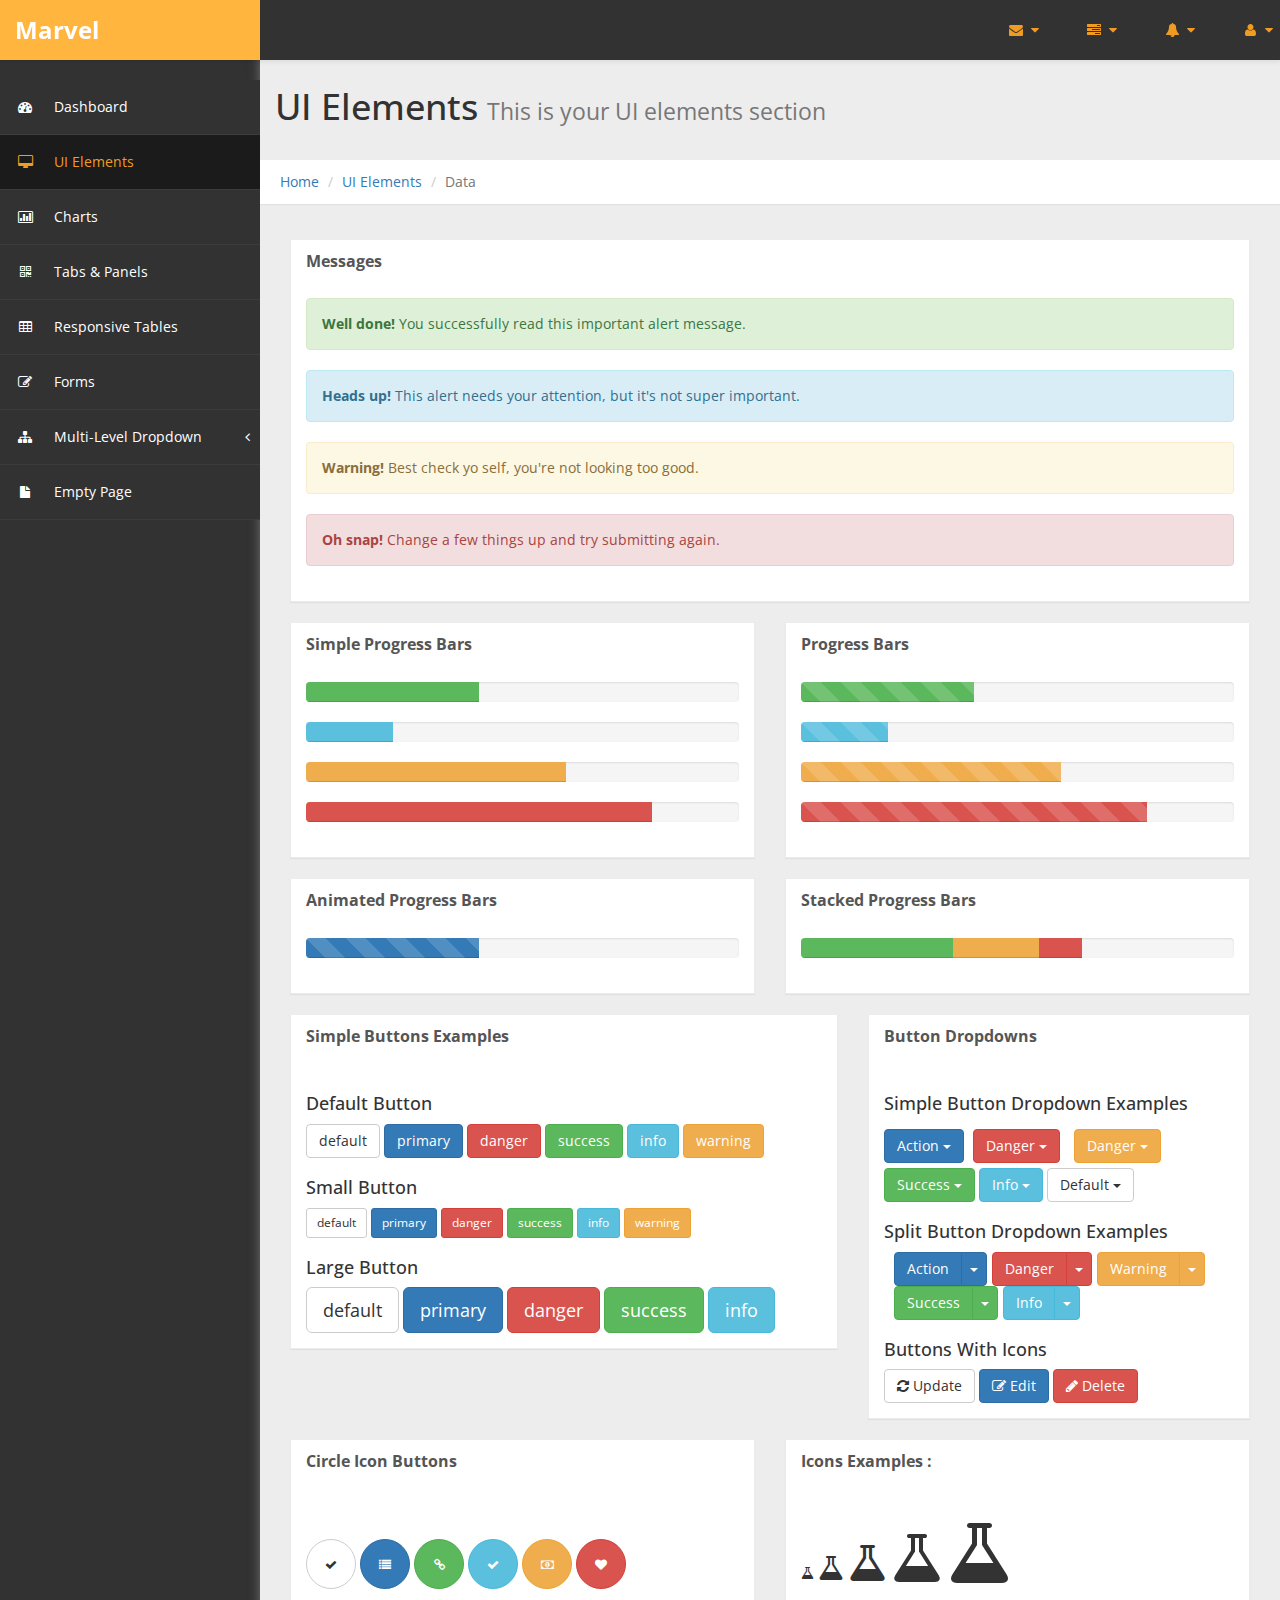
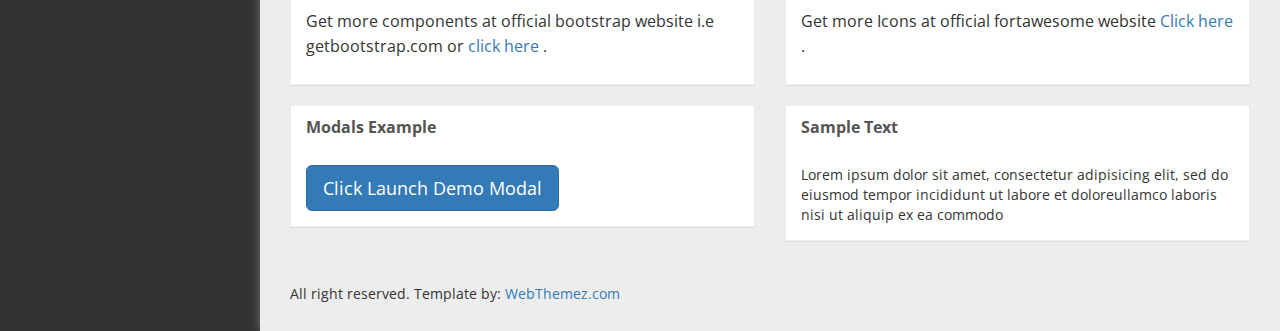
<file: FacebookAPI_truoc_khi_convert sang_c# sdk/FacebookAPI/Admin/ui-elements.html>
﻿<!DOCTYPE html>
<html xmlns="http://www.w3.org/1999/xhtml">
<head>
      <meta charset="utf-8" />
    <meta name="viewport" content="width=device-width, initial-scale=1.0" />
    <title>Bootstrap Admin Template : Insight</title>
	<!-- Bootstrap Styles-->
    <link href="assets/css/bootstrap.css" rel="stylesheet" />
     <!-- FontAwesome Styles-->
    <link href="assets/css/font-awesome.css" rel="stylesheet" />
        <!-- Custom Styles-->
    <link href="assets/css/custom-styles.css" rel="stylesheet" />
     <!-- Google Fonts-->
   <link href='http://fonts.googleapis.com/css?family=Open+Sans' rel='stylesheet' type='text/css' />
</head>
<body>
    <div id="wrapper">
        <nav class="navbar navbar-default top-navbar" role="navigation">
            <div class="navbar-header">
                <button type="button" class="navbar-toggle" data-toggle="collapse" data-target=".sidebar-collapse">
                    <span class="sr-only">Toggle navigation</span>
                    <span class="icon-bar"></span>
                    <span class="icon-bar"></span>
                    <span class="icon-bar"></span>
                </button>
                <a class="navbar-brand" href="index.html"><strong>Marvel</strong></a>
            </div>

            <ul class="nav navbar-top-links navbar-right">
                <li class="dropdown">
                    <a class="dropdown-toggle" data-toggle="dropdown" href="#" aria-expanded="false">
                        <i class="fa fa-envelope fa-fw"></i> <i class="fa fa-caret-down"></i>
                    </a>
                    <ul class="dropdown-menu dropdown-messages">
                        <li>
                            <a href="#">
                                <div>
                                    <strong>John Doe</strong>
                                    <span class="pull-right text-muted">
                                        <em>Today</em>
                                    </span>
                                </div>
                                <div>Lorem Ipsum has been the industry's standard dummy text ever since the 1500s...</div>
                            </a>
                        </li>
                        <li class="divider"></li>
                        <li>
                            <a href="#">
                                <div>
                                    <strong>John Smith</strong>
                                    <span class="pull-right text-muted">
                                        <em>Yesterday</em>
                                    </span>
                                </div>
                                <div>Lorem Ipsum has been the industry's standard dummy text ever since an kwilnw...</div>
                            </a>
                        </li>
                        <li class="divider"></li>
                        <li>
                            <a href="#">
                                <div>
                                    <strong>John Smith</strong>
                                    <span class="pull-right text-muted">
                                        <em>Yesterday</em>
                                    </span>
                                </div>
                                <div>Lorem Ipsum has been the industry's standard dummy text ever since the...</div>
                            </a>
                        </li>
                        <li class="divider"></li>
                        <li>
                            <a class="text-center" href="#">
                                <strong>Read All Messages</strong>
                                <i class="fa fa-angle-right"></i>
                            </a>
                        </li>
                    </ul>
                    <!-- /.dropdown-messages -->
                </li>
                <!-- /.dropdown -->
                <li class="dropdown">
                    <a class="dropdown-toggle" data-toggle="dropdown" href="#" aria-expanded="false">
                        <i class="fa fa-tasks fa-fw"></i> <i class="fa fa-caret-down"></i>
                    </a>
                    <ul class="dropdown-menu dropdown-tasks">
                        <li>
                            <a href="#">
                                <div>
                                    <p>
                                        <strong>Task 1</strong>
                                        <span class="pull-right text-muted">60% Complete</span>
                                    </p>
                                    <div class="progress progress-striped active">
                                        <div class="progress-bar progress-bar-success" role="progressbar" aria-valuenow="60" aria-valuemin="0" aria-valuemax="100" style="width: 60%">
                                            <span class="sr-only">60% Complete (success)</span>
                                        </div>
                                    </div>
                                </div>
                            </a>
                        </li>
                        <li class="divider"></li>
                        <li>
                            <a href="#">
                                <div>
                                    <p>
                                        <strong>Task 2</strong>
                                        <span class="pull-right text-muted">28% Complete</span>
                                    </p>
                                    <div class="progress progress-striped active">
                                        <div class="progress-bar progress-bar-info" role="progressbar" aria-valuenow="28" aria-valuemin="0" aria-valuemax="100" style="width: 28%">
                                            <span class="sr-only">28% Complete</span>
                                        </div>
                                    </div>
                                </div>
                            </a>
                        </li>
                        <li class="divider"></li>
                        <li>
                            <a href="#">
                                <div>
                                    <p>
                                        <strong>Task 3</strong>
                                        <span class="pull-right text-muted">60% Complete</span>
                                    </p>
                                    <div class="progress progress-striped active">
                                        <div class="progress-bar progress-bar-warning" role="progressbar" aria-valuenow="60" aria-valuemin="0" aria-valuemax="100" style="width: 60%">
                                            <span class="sr-only">60% Complete (warning)</span>
                                        </div>
                                    </div>
                                </div>
                            </a>
                        </li>
                        <li class="divider"></li>
                        <li>
                            <a href="#">
                                <div>
                                    <p>
                                        <strong>Task 4</strong>
                                        <span class="pull-right text-muted">85% Complete</span>
                                    </p>
                                    <div class="progress progress-striped active">
                                        <div class="progress-bar progress-bar-danger" role="progressbar" aria-valuenow="85" aria-valuemin="0" aria-valuemax="100" style="width: 85%">
                                            <span class="sr-only">85% Complete (danger)</span>
                                        </div>
                                    </div>
                                </div>
                            </a>
                        </li>
                        <li class="divider"></li>
                        <li>
                            <a class="text-center" href="#">
                                <strong>See All Tasks</strong>
                                <i class="fa fa-angle-right"></i>
                            </a>
                        </li>
                    </ul>
                    <!-- /.dropdown-tasks -->
                </li>
                <!-- /.dropdown -->
                <li class="dropdown">
                    <a class="dropdown-toggle" data-toggle="dropdown" href="#" aria-expanded="false">
                        <i class="fa fa-bell fa-fw"></i> <i class="fa fa-caret-down"></i>
                    </a>
                    <ul class="dropdown-menu dropdown-alerts">
                        <li>
                            <a href="#">
                                <div>
                                    <i class="fa fa-comment fa-fw"></i> New Comment
                                    <span class="pull-right text-muted small">4 min</span>
                                </div>
                            </a>
                        </li>
                        <li class="divider"></li>
                        <li>
                            <a href="#">
                                <div>
                                    <i class="fa fa-twitter fa-fw"></i> 3 New Followers
                                    <span class="pull-right text-muted small">12 min</span>
                                </div>
                            </a>
                        </li>
                        <li class="divider"></li>
                        <li>
                            <a href="#">
                                <div>
                                    <i class="fa fa-envelope fa-fw"></i> Message Sent
                                    <span class="pull-right text-muted small">4 min</span>
                                </div>
                            </a>
                        </li>
                        <li class="divider"></li>
                        <li>
                            <a href="#">
                                <div>
                                    <i class="fa fa-tasks fa-fw"></i> New Task
                                    <span class="pull-right text-muted small">4 min</span>
                                </div>
                            </a>
                        </li>
                        <li class="divider"></li>
                        <li>
                            <a href="#">
                                <div>
                                    <i class="fa fa-upload fa-fw"></i> Server Rebooted
                                    <span class="pull-right text-muted small">4 min</span>
                                </div>
                            </a>
                        </li>
                        <li class="divider"></li>
                        <li>
                            <a class="text-center" href="#">
                                <strong>See All Alerts</strong>
                                <i class="fa fa-angle-right"></i>
                            </a>
                        </li>
                    </ul>
                    <!-- /.dropdown-alerts -->
                </li>
                <!-- /.dropdown -->
                <li class="dropdown">
                    <a class="dropdown-toggle" data-toggle="dropdown" href="#" aria-expanded="false">
                        <i class="fa fa-user fa-fw"></i> <i class="fa fa-caret-down"></i>
                    </a>
                    <ul class="dropdown-menu dropdown-user">
                        <li><a href="#"><i class="fa fa-user fa-fw"></i> User Profile</a>
                        </li>
                        <li><a href="#"><i class="fa fa-gear fa-fw"></i> Settings</a>
                        </li>
                        <li class="divider"></li>
                        <li><a href="#"><i class="fa fa-sign-out fa-fw"></i> Logout</a>
                        </li>
                    </ul>
                    <!-- /.dropdown-user -->
                </li>
                <!-- /.dropdown -->
            </ul>
        </nav>
        <!--/. NAV TOP  -->
        <nav class="navbar-default navbar-side" role="navigation">
            <div class="sidebar-collapse">
                <ul class="nav" id="main-menu">

                    <li>
                        <a href="index.html"><i class="fa fa-dashboard"></i> Dashboard</a>
                    </li>
                    <li>
                        <a href="ui-elements.html" class="active-menu"><i class="fa fa-desktop"></i> UI Elements</a>
                    </li>
					<li>
                        <a href="chart.html"><i class="fa fa-bar-chart-o"></i> Charts</a>
                    </li>
                    <li>
                        <a href="tab-panel.html"><i class="fa fa-qrcode"></i> Tabs & Panels</a>
                    </li>
                    
                    <li>
                        <a href="table.html"><i class="fa fa-table"></i> Responsive Tables</a>
                    </li>
                    <li>
                        <a href="form.html"><i class="fa fa-edit"></i> Forms </a>
                    </li>


                    <li>
                        <a href="#"><i class="fa fa-sitemap"></i> Multi-Level Dropdown<span class="fa arrow"></span></a>
                        <ul class="nav nav-second-level">
                            <li>
                                <a href="#">Second Level Link</a>
                            </li>
                            <li>
                                <a href="#">Second Level Link</a>
                            </li>
                            <li>
                                <a href="#">Second Level Link<span class="fa arrow"></span></a>
                                <ul class="nav nav-third-level">
                                    <li>
                                        <a href="#">Third Level Link</a>
                                    </li>
                                    <li>
                                        <a href="#">Third Level Link</a>
                                    </li>
                                    <li>
                                        <a href="#">Third Level Link</a>
                                    </li>

                                </ul>

                            </li>
                        </ul>
                    </li>
                    <li>
                        <a href="empty.html"><i class="fa fa-fw fa-file"></i> Empty Page</a>
                    </li>
                </ul>

            </div>

        </nav>
        <!-- /. NAV SIDE  -->
        <div id="page-wrapper">
		  <div class="header"> 
                        <h1 class="page-header">
                           UI Elements <small>This is your UI elements section</small>
                        </h1>
						<ol class="breadcrumb">
					  <li><a href="#">Home</a></li>
					  <li><a href="#">UI Elements </a></li>
					  <li class="active">Data</li>
					</ol> 
									
		</div>
            <div id="page-inner"> 
				 
				
			<div class="row">

			  <div class="col-md-12">
			<div class="panel panel-default">
				<div class="panel-heading">
				 Messages
				</div>        
							  
							<div class="panel-body"> 
								<div class="alert alert-success">
									<strong>Well done!</strong> You successfully read this important alert message.
								</div>
								<div class="alert alert-info">
									<strong>Heads up!</strong> This alert needs your attention, but it's not super important.
								</div>
								<div class="alert alert-warning">
									<strong>Warning!</strong> Best check yo self, you're not looking too good.
								</div>
								<div class="alert alert-danger">
									<strong>Oh snap!</strong> Change a few things up and try submitting again.
								</div>
							</div>
				</div>
			</div>						
				</div>								
									
				  <div class="row">
                    <div class="col-md-6">
                        <div class="panel panel-default">
                        <div class="panel-heading">
                            Simple Progress Bars 
                        </div>
                       
                        <div class="panel-body">
                       <div class="progress">
  <div class="progress-bar progress-bar-success" role="progressbar" aria-valuenow="40" aria-valuemin="0" aria-valuemax="100" style="width: 40%">
    <span class="sr-only">40% Complete (success)</span>
  </div>
</div>
<div class="progress">
  <div class="progress-bar progress-bar-info" role="progressbar" aria-valuenow="20" aria-valuemin="0" aria-valuemax="100" style="width: 20%">
    <span class="sr-only">20% Complete</span>
  </div>
</div>
<div class="progress">
  <div class="progress-bar progress-bar-warning" role="progressbar" aria-valuenow="60" aria-valuemin="0" aria-valuemax="100" style="width: 60%">
    <span class="sr-only">60% Complete (warning)</span>
  </div>
</div>
<div class="progress">
  <div class="progress-bar progress-bar-danger" role="progressbar" aria-valuenow="80" aria-valuemin="0" aria-valuemax="100" style="width: 80%">
    <span class="sr-only">80% Complete</span>
  </div>
</div>
                            </div>
                            </div>
                    </div>
                    <div class="col-md-6">
                        <div class="panel panel-default">
                        <div class="panel-heading">
                            Progress Bars 
                        </div>
                       
                        <div class="panel-body">
                       <div class="progress progress-striped">
  <div class="progress-bar progress-bar-success" role="progressbar" aria-valuenow="40" aria-valuemin="0" aria-valuemax="100" style="width: 40%">
    <span class="sr-only">40% Complete (success)</span>
  </div>
</div>
<div class="progress progress-striped">
  <div class="progress-bar progress-bar-info" role="progressbar" aria-valuenow="20" aria-valuemin="0" aria-valuemax="100" style="width: 20%">
    <span class="sr-only">20% Complete</span>
  </div>
</div>
<div class="progress progress-striped">
  <div class="progress-bar progress-bar-warning" role="progressbar" aria-valuenow="60" aria-valuemin="0" aria-valuemax="100" style="width: 60%">
    <span class="sr-only">60% Complete (warning)</span>
  </div>
</div>
<div class="progress progress-striped">
  <div class="progress-bar progress-bar-danger" role="progressbar" aria-valuenow="80" aria-valuemin="0" aria-valuemax="100" style="width: 80%">
    <span class="sr-only">80% Complete</span>
  </div>
</div>
                            </div>
                            </div>
                    </div>
                </div>
                 <!-- /. ROW  -->
				 	<div class="row">
                    <div class="col-md-6">
                        <div class="panel panel-default">
                        <div class="panel-heading">
                            Animated Progress Bars 
                        </div>
                       
                        <div class="panel-body">
                       <div class="progress progress-striped active">
  <div class="progress-bar progress-bar-primary" role="progressbar" aria-valuenow="40" aria-valuemin="0" aria-valuemax="100" style="width: 40%">
    <span class="sr-only">40% Complete (success)</span>
  </div>
</div>
                            </div>
                            </div>
                    </div>
                      <div class="col-md-6">
                        <div class="panel panel-default">
                        <div class="panel-heading">
                            Stacked Progress Bars 
                        </div>
                       
                        <div class="panel-body">
                       <div class="progress">
  <div class="progress-bar progress-bar-success" style="width: 35%">
    <span class="sr-only">35% Complete (success)</span>
  </div>
  <div class="progress-bar progress-bar-warning" style="width: 20%">
    <span class="sr-only">20% Complete (warning)</span>
  </div>
  <div class="progress-bar progress-bar-danger" style="width: 10%">
    <span class="sr-only">10% Complete (danger)</span>
  </div>
</div>
                            </div>
                            </div>
                    </div>
                </div>				
                 <div class="row">
                    
                      <div class="col-md-7">
                    <div class="panel panel-default">
                        <div class="panel-heading">
                         Simple Buttons Examples
                        </div>        
                                      
                                    <div class="panel-body"> 

                    <h4>Default Button</h4>
                    <a href="#" class="btn btn-default">default</a>
                    <a href="#" class="btn btn-primary">primary</a>
                    <a href="#" class="btn btn-danger">danger</a>
                    <a href="#" class="btn btn-success">success</a>
                    <a href="#" class="btn btn-info">info</a>
                    <a href="#" class="btn btn-warning">warning</a>

                  
                    <h4>Small Button</h4>
                    <a href="#" class="btn btn-default btn-sm">default</a>
                    <a href="#" class="btn btn-primary btn-sm">primary</a>
                    <a href="#" class="btn btn-danger btn-sm">danger</a>
                    <a href="#" class="btn btn-success btn-sm">success</a>
                    <a href="#" class="btn btn-info btn-sm">info</a>
                    <a href="#" class="btn btn-warning btn-sm">warning</a>

                   
                    <h4>Large Button</h4>

                    <a href="#" class="btn btn-default btn-lg">default</a>
                    <a href="#" class="btn btn-primary btn-lg">primary</a>
                    <a href="#" class="btn btn-danger btn-lg">danger</a>
                    <a href="#" class="btn btn-success btn-lg">success</a>
                    <a href="#" class="btn btn-info btn-lg">info</a>

                   
                </div>
            </div>
                          </div>
                     <div class="col-md-5">
                      <div class="panel panel-default">
                        <div class="panel-heading">
                           Button Dropdowns
                        </div>        
                                      
                                    <div class="panel-body"> 
                                          <h4>Simple Button Dropdown Examples </h4>  
                                       <div style="margin-top: 10px;">
											
											<div class="btn-group">
											  <button data-toggle="dropdown" class="btn btn-primary dropdown-toggle">Action <span class="caret"></span></button>
											  <ul class="dropdown-menu">
												<li><a href="#">Action</a></li>
												<li><a href="#">Another action</a></li>
												<li><a href="#">Something else here</a></li>
												<li class="divider"></li>
												<li><a href="#">Separated link</a></li>
											  </ul>
											</div>
											<div style="margin:5px;" class="btn-group">
											  <button data-toggle="dropdown" class="btn btn-danger dropdown-toggle">Danger <span class="caret"></span></button>
											  <ul class="dropdown-menu">
												<li><a href="#">Action</a></li>
												<li><a href="#">Another action</a></li>
												<li><a href="#">Something else here</a></li>
												<li class="divider"></li>
												<li><a href="#">Separated link</a></li>
											  </ul>
											</div>
                                           <div style="margin:5px;" class="btn-group">
											  <button data-toggle="dropdown" class="btn btn-warning dropdown-toggle">Danger <span class="caret"></span></button>
											  <ul class="dropdown-menu">
												<li><a href="#">Action</a></li>
												<li><a href="#">Another action</a></li>
												<li><a href="#">Something else here</a></li>
												<li class="divider"></li>
												<li><a href="#">Separated link</a></li>
											  </ul>
											</div>
										 
                                               
                                              	<div class="btn-group">
											  <button data-toggle="dropdown" class="btn btn-success dropdown-toggle">Success <span class="caret"></span></button>
											  <ul class="dropdown-menu">
												<li><a href="#">Action</a></li>
												<li><a href="#">Another action</a></li>
												<li><a href="#">Something else here</a></li>
												<li class="divider"></li>
												<li><a href="#">Separated link</a></li>
											  </ul>
											</div>
											<div class="btn-group">
											  <button data-toggle="dropdown" class="btn btn-info dropdown-toggle">Info <span class="caret"></span></button>
											  <ul class="dropdown-menu">
												<li><a href="#">Action</a></li>
												<li><a href="#">Another action</a></li>
												<li><a href="#">Something else here</a></li>
												<li class="divider"></li>
												<li><a href="#">Separated link</a></li>
											  </ul>
											</div>
											<div class="btn-group">
											  <button data-toggle="dropdown" class="btn btn-default dropdown-toggle">Default <span class="caret"></span></button>
											  <ul class="dropdown-menu">
												<li><a href="#">Action</a></li>
												<li><a href="#">Another action</a></li>
												<li><a href="#">Something else here</a></li>
												<li class="divider"></li>
												<li><a href="#">Separated link</a></li>
											  </ul>
											</div>
										  </div>
                                       
                                       <h4>Split Button Dropdown Examples </h4>
                                      
                                       <div style="margin:5px;" class="btn-toolbar">
										
										<div class="btn-group">
										  <button class="btn btn-primary">Action</button>
										  <button data-toggle="dropdown" class="btn btn-primary dropdown-toggle"><span class="caret"></span></button>
										  <ul class="dropdown-menu">
											<li><a href="#">Action</a></li>
											<li><a href="#">Another action</a></li>
											<li><a href="#">Something else here</a></li>
											<li class="divider"></li>
											<li><a href="#">Separated link</a></li>
										  </ul>
										</div>
										<div class="btn-group">
										  <button class="btn btn-danger">Danger</button>
										  <button data-toggle="dropdown" class="btn btn-danger dropdown-toggle"><span class="caret"></span></button>
										  <ul class="dropdown-menu">
											<li><a href="#">Action</a></li>
											<li><a href="#">Another action</a></li>
											<li><a href="#">Something else here</a></li>
											<li class="divider"></li>
											<li><a href="#">Separated link</a></li>
										  </ul>
										</div>
                                           <div class="btn-group">
										  <button class="btn btn-warning">Warning</button>
										  <button data-toggle="dropdown" class="btn btn-warning dropdown-toggle"><span class="caret"></span></button>
										  <ul class="dropdown-menu">
											<li><a href="#">Action</a></li>
											<li><a href="#">Another action</a></li>
											<li><a href="#">Something else here</a></li>
											<li class="divider"></li>
											<li><a href="#">Separated link</a></li>
										  </ul>
										</div>
									 
										<div class="btn-group">
										  <button class="btn btn-success">Success</button>
										  <button data-toggle="dropdown" class="btn btn-success dropdown-toggle"><span class="caret"></span></button>
										  <ul class="dropdown-menu">
											<li><a href="#">Action</a></li>
											<li><a href="#">Another action</a></li>
											<li><a href="#">Something else here</a></li>
											<li class="divider"></li>
											<li><a href="#">Separated link</a></li>
										  </ul>
										</div>
										<div class="btn-group">
										  <button class="btn btn-info">Info</button>
										  <button data-toggle="dropdown" class="btn btn-info dropdown-toggle"><span class="caret"></span></button>
										  <ul class="dropdown-menu">
											<li><a href="#">Action</a></li>
											<li><a href="#">Another action</a></li>
											<li><a href="#">Something else here</a></li>
											<li class="divider"></li>
											<li><a href="#">Separated link</a></li>
										  </ul>
										</div>
									   
									  </div>
                                       

                                       <h4>Buttons With Icons</h4>                                       
										
											<button class="btn btn-default"><i class=" fa fa-refresh "></i> Update</button>
											<button class="btn btn-primary"><i class="fa fa-edit "></i> Edit</button>
											<button class="btn btn-danger"><i class="fa fa-pencil"></i> Delete</button>
										
															
									

                                        </div>
                                    </div>
                    </div>
                    </div>
                <!-- /. ROW  -->
                <div class="row">
                    <div class="col-md-6">
                        <div class="panel panel-default">
                        <div class="panel-heading">
                            Circle Icon Buttons 
                        </div>
                       
                        <div class="panel-body">
                             <br /> <br />
                            <button type="button" class="btn btn-default btn-circle"><i class="fa fa-check"></i>
                            </button>
                            <button type="button" class="btn btn-primary btn-circle"><i class="fa fa-list"></i>
                            </button>
                            <button type="button" class="btn btn-success btn-circle"><i class="fa fa-link"></i>
                            </button>
                            <button type="button" class="btn btn-info btn-circle"><i class="fa fa-check"></i>
                            </button>
                            <button type="button" class="btn btn-warning btn-circle"><i class="fa fa-money"></i>
                            </button>
                            <button type="button" class="btn btn-danger btn-circle"><i class="fa fa-heart"></i>
                            </button>
                           <br />
                             <p>
                        Get more components at official bootstrap website i.e getbootstrap.com or <a href="http://getbootstrap.com/components/" target="_blank">click here</a> .  
                        </p>
                        </div>
                        
                    </div>
                    </div>
                    <div class="col-md-6">
                        <div class="panel panel-default">
                        <div class="panel-heading">
                            Icons Examples : 
                        </div>
                       
                        <div class="panel-body">
                            <br />  
                            <i class="fa fa-flask "></i>
                            
                             <i class="fa fa-flask fa-2x"></i>
                              <i class="fa fa-flask fa-3x"></i>
                              <i class="fa fa-flask fa-4x"></i>
                              <i class="fa fa-flask fa-5x"></i>
                              <br />
                              <p>
                        Get more Icons at official fortawesome website   <a href="http://fortawesome.github.io/Font-Awesome/" target="_blank" >Click here</a> . 
                        </p>
                        </div>
                        
                    </div>
                    </div>
                </div>
                 <!-- /. ROW  -->
                
                <div class="row">
                    <div class="col-md-6">
                       
                     <!--  Modals-->
                    <div class="panel panel-default">
                        <div class="panel-heading">
                            Modals Example
                        </div>
                        <div class="panel-body">
                            <button class="btn btn-primary btn-lg" data-toggle="modal" data-target="#myModal">
                              Click  Launch Demo Modal
                            </button>
                            <div class="modal fade" id="myModal" tabindex="-1" role="dialog" aria-labelledby="myModalLabel" aria-hidden="true">
                                <div class="modal-dialog">
                                    <div class="modal-content">
                                        <div class="modal-header">
                                            <button type="button" class="close" data-dismiss="modal" aria-hidden="true">&times;</button>
                                            <h4 class="modal-title" id="myModalLabel">Modal title Here</h4>
                                        </div>
                                        <div class="modal-body">
                                            Lorem ipsum dolor sit amet, consectetur adipisicing elit, sed do eiusmod tempor incididunt ut labore et dolore magna aliqua. Ut enim ad minim veniam, quis nostrud exercitation ullamco laboris nisi ut aliquip ex ea commodo consequat. Duis aute irure dolor in reprehenderit in voluptate velit esse cillum dolore eu fugiat nulla pariatur. Excepteur sint occaecat cupidatat non proident, sunt in culpa qui officia deserunt mollit anim id est laborum.
                                        </div>
                                        <div class="modal-footer">
                                            <button type="button" class="btn btn-default" data-dismiss="modal">Close</button>
                                            <button type="button" class="btn btn-primary">Save changes</button>
                                        </div>
                                    </div>
                                </div>
                            </div>
                        </div>
                    </div>
                     <!-- End Modals-->
                
                    </div>
                     <div class="col-md-6">
                          <div class="panel panel-default">
                        <div class="panel-heading">
                            Sample Text
                        </div>
                        <div class="panel-body">
                          Lorem ipsum dolor sit amet, consectetur adipisicing elit, sed do eiusmod tempor incididunt ut labore et doloreullamco laboris nisi ut aliquip ex ea commodo
                           
                             </div>
                              </div>
                     </div>
                </div>
                <!-- /. ROW  -->
				<footer><p>All right reserved. Template by: <a href="http://webthemez.com">WebThemez.com</a></p></footer>
				</div>
             <!-- /. PAGE INNER  -->
            </div>
         <!-- /. PAGE WRAPPER  -->
        </div>
     <!-- /. WRAPPER  -->
    <!-- JS Scripts-->
    <!-- jQuery Js -->
    <script src="assets/js/jquery-1.10.2.js"></script>
      <!-- Bootstrap Js -->
    <script src="assets/js/bootstrap.min.js"></script>
    <!-- Metis Menu Js -->
    <script src="assets/js/jquery.metisMenu.js"></script>
      <!-- Custom Js -->
    <script src="assets/js/custom-scripts.js"></script>
 
</body>
</html>
</file>
<file: FacebookAPI_truoc_khi_convert sang_c# sdk/FacebookAPI/Admin/assets/css/custom-styles.css>
/*----------------------------------------------
Author : www.webthemez.com
License: Commons Attribution 3.0
http://creativecommons.org/licenses/by/3.0/
------------------------------------------------*/


/*----------------------------------------------
    COMMON  STYLES    
------------------------------------------------*/
body {
    font-family: 'Open Sans', sans-serif;
    background: #323232;
}

 #wrapper {
    width: 100%;
}

#page-wrapper {
    padding: 15px 15px;
    min-height: 600px;
    background: #EDEDED;
}
#page-inner {
    width:100%;
    margin:10px 20px 10px 0px;
    background-color:transparent;
    padding: 15px 30px;
    min-height:1200px;
}
.header .container-fluid{
padding:0;
}
.text-center {
    text-align:center;
}
.no-boder {
    border:1px solid #f3f3f3;
}

h1, .h1, h2, .h2, h3, .h3 {
margin-top: 7px;
margin-bottom: -5px;
}
h2 {
    color: #000;
}
h4 {
    padding-top:10px;
}
.square-btn-adjust {
    border: 0px solid transparent; 
   -webkit-border-radius: 0px;
-moz-border-radius: 0px;
border-radius: 0px;

}
p {
    font-size:16px;
    line-height:25px;
    padding-top:20px;
}
.navbar-side {
    z-index: 0; 
}
.panel{
border-radius:0px;
}
.navbar-side .nav > li > a > i{
color: #FFFFFF;
padding: 8px;
width: 30px;
text-align: center;
}
.top-navbar{
position: fixed;
  width: 100%;
  z-index: 300;
    -webkit-box-shadow: 0 3px 3px rgba(0, 0, 0, 0.05);
  -moz-box-shadow: 0 3px 3px rgba(0, 0, 0, 0.05);
  box-shadow: 0 3px 3px rgba(0, 0, 0, 0.05);
}
.navbar-side {
  z-index: 1;
  position: fixed;
  width: 260px;
  top: 80px;
}
#page-wrapper {
  position: relative;
  top: 55px;
  box-shadow: 0 0 10px #757575;
  -moz-box-shadow: 0 0 10px #757575;
  -webkit-box-shadow: 0 0 10px #757575;
}
.top-navbar .nav > li > a:hover, .top-navbar .nav > li > a:focus {
text-decoration: none;
background-color: #2497BA;
color: #fff;
}
.nav .open > a, .nav .open > a:hover, .nav .open > a:focus {
background-color: #075CB3;
border-color: #075CB3;
}
.breadcrumb {
padding: 12px 10px 12px 20px;
margin-bottom: 20px;
list-style: none;

border-radius: 0;
-webkit-box-shadow: 0 1px 1px rgba(0,0,0,.05);    box-shadow: 0 1px 1px rgba(0,0,0,.05);background: #fff;}
.dropdown-menu>li>a {
  display: block;
  padding: 3px 20px;
  clear: both;
  font-weight: 400;
  line-height: 1.42857143;
  color: #333;
  white-space: nowrap;
  font-size: 13px;
}
.dropdown-menu>li>a i {
  color: #1F1F1F;
}
.text-muted {
  color: #FB5651;
}
.badge {
  display: inline-block;
  min-width: 10px;
  padding: 4px 7px;
  font-size: 11px;
  font-weight: 700;
  color: #fff;
  text-align: center;
  white-space: nowrap;
  vertical-align: baseline;
  background-color: #F09B22;
  border-radius: 10px;
}
.closed{
	-ms-transform: rotate(180deg); /* IE 9 */
    -webkit-transform: rotate(180deg); /* Chrome, Safari, Opera */
    transform: rotate(180deg);	
}
.closed i{color:#F09B22;
}
/*----------------------------------------------
   DASHBOARD STYLES    
------------------------------------------------*/
.page-header {
padding-bottom: 9px;
margin: 0;
border-bottom: 1px solid transparent;
text-align: left;background-color: rgb(237, 237, 237);padding: 32px 22px 32px 15px;color: #323232;}
.panel-left{  
width: 100px;
height: 100px;background: #0866C6;/* border: 2px solid #4590DA; */
/* border-radius: 100%; */
overflow: hidden;

margin: 12px;}
.panel-left .fa-5x {
font-size: 3em;color: rgb(240, 155, 34);
padding: 29px 0;
margin-bottom:30px;}
.panel-right{  
height: 124px;
background: transparent;
margin-bottom: 0;color: #AFAFAF;

float: left;text-align: left;padding-left: 20px;font-size: 16px;text-shadow: none;font-weight: normal;text-align: center;}
.panel-right h3{  
font-size: 40px;
padding: 18px 10px 13px 0;color: #5D5D5D;}
.panel-right strong{
	font-weight:normal;
	color: #737373;
}
.panel-back {
    background-color:#fff;

}
.panel-default {
  border-color: #ECECEC;
}
.panel-default > .panel-heading {color: #555;
border-color: #FFF;
font-weight:bold;background: #FFFFFF;
font-size: 16px;
text-shadow: none;}
.panel-heading {
  /* padding: 15px 15px 0px; */
  border-bottom: 1px solid transparent;
  border-top-left-radius: 3px;
  border-top-right-radius: 3px;
}
.jumbotron{
padding:20px;
}
.jumbotron p {
    margin-bottom: 15px;
    font-size: 15px;
    font-weight: 200;
}
.jumbotron, .well{
background:#fff;
}
   .noti-box {
min-height: 100px;
padding: 20px;
}

    .noti-box .icon-box {
display: block;
float: left;
margin: 0 15px 10px 0;
width: 70px;
height: 70px;
line-height: 75px;
vertical-align: middle;
text-align: center;
font-size: 40px;
}
.text-box p{
    margin: 0 0 3px;
}
.main-text {
    font-size: 25px;
    font-weight:600;
}
.set-icon {
-webkit-border-radius: 50px;
-moz-border-radius: 50px;
border-radius: 50px;

}
.panel-primary{
display:inline-block;
margin-bottom: 30px;
width:100%;
}
.green {
/* background-color: #1CC09F; */
color: #fff;
}
 .blue {background-color: #FFFFFF;color: #002A4C;}
  .red {
background-color: #FB6E51;
color:#fff;
}
  .brown {
background-color: #F5B252;
color:#fff;
} 
 .back-footer-red {
background-color: #F0433D;
color:#fff;
border-top: 0px solid #fff;
}
 
 .icon-box-right {
display: block;
float: right;
margin: 0 15px 10px 0;
width: 70px;
height: 70px;
line-height: 75px;
vertical-align: middle;
text-align: center;
font-size: 40px;
}

 .main-temp-back {
background: #8702A8;
color: #FFFFFF;
font-size: 16px;
font-weight: 300;
text-align: center;
}
 .main-temp-back .text-temp {
font-size: 40px;
}
.back-dash {
    padding:20px;
    font-size:20px;
    font-weight:500;
  -webkit-border-radius: 0px;
-moz-border-radius: 0px;
border-radius: 0px;
background-color:#2EA7EB;
color:#fff;
}
    .back-dash p {
        padding-top:16px;
        font-size:13px;
        color:#fff;
        line-height:25px;
        text-align:justify;
    }

     .color-bottom-txt {
   color: #000;
font-size: 16px;
line-height: 30px;
}
     /*CHAT PANEL*/
/*Charts*/

.main-chart {
	background: #fff;
}

.easypiechart-panel {
	text-align: center;
	padding: 1px 0;
	margin-bottom: 20px;
}

.placeholder h2 {
	margin-bottom: 0px;
}

.donut {
	width: 100%;
}

.easypiechart {
	position: relative;
	text-align: center;
	width: 120px;
	height: 120px;
	margin: 20px auto 10px auto;
}

.easypiechart .percent {
	display: block;
	position: absolute;
	font-size: 26px;
	top: 38px;
	width: 120px;
}

#easypiechart-blue .percent { color: #30a5ff;}
#easypiechart-teal .percent { color: #1ebfae;}
#easypiechart-orange .percent { color: #ffb53e;}
#easypiechart-red .percent { color: #ef4040;}

	 
 .chat-panel .panel-body {
height: 450px;
overflow-y: scroll;
}
 .chat-box {
margin: 0;
padding: 0;
list-style: none;
}
 .chat-box li {
margin-bottom: 15px;
padding-bottom: 5px;
border-bottom: 1px dotted #808080;
}
 .chat-box li.left .chat-body {
margin-left: 90px;
}
 .chat-box li .chat-body p {
margin: 0;
color: #8d8888;
}
.chat-img>img {
    margin-left:20px;
}
footer p{
font-size: 14px;
}
/*----------------------------------------------
    MENU STYLES    
------------------------------------------------*/
div#sideNav:hover {
    color: #F09B22;
}
.user-image {
    margin: 25px auto;
-webkit-border-radius: 10px;
-moz-border-radius: 10px;
border-radius: 10px;
max-height:170px;
max-width:170px;
}
.top-navbar{
margin:0px;
}
.top-navbar .navbar-brand {
color: #fff;
width: 260px;
text-align: left;
height: 60px;
font-size: 24px;
font-weight: 700;
/* text-transform: uppercase; */
line-height: 30px;background: #F09B22;}
.navbar-brand b{
color: #4BD28C;
}
.top-navbar .nav > li {
position: relative;
display: inline-block;
margin: 0px;
padding: 0px;
}
.top-navbar .nav > li > a {
position: relative;
display: block;
padding: 20px;color: #FFFFFF;
margin: 0px;}
.top-navbar .nav > li > a:hover, .top-navbar .nav > li > a:focus {
text-decoration: none;
color: #319DB5 !important;
background: transparent;
}
.top-navbar .dropdown-menu{
min-width: 230px;
border-radius: 0 0 4px 4px;
border: 0;}
.top-navbar .dropdown-menu > li > a:hover, .top-navbar .dropdown-menu > li > a:focus{
color: #225081;
background:none;
}
.dropdown-tasks{
width: 255px;
}
.dropdown-tasks .progress {
height: 8px;
margin-bottom: 8px;
overflow: hidden;
background-color: #f5f5f5;
border-radius: 0px;
}
.dropdown-tasks > li > a { 
padding: 0px 15px;
}
.dropdown-tasks p {
font-size: 13px;
line-height: 21px;
padding-top: 4px;
}
.active-menu, .active-menu i {
    background-color: #1B1B1B !important;
    color: #F09B22 !important;
}
.active-menu i{color: #F09B22 !important;}
.arrow {
    float: right;
    margin-top: 8px;
}

.fa.arrow:before {
    content: "\f104";
}

.active > a > .fa.arrow:before {
    content: "\f107";
}


.nav-second-level li,
.nav-third-level li {
    border-bottom: none !important;
}

.nav-second-level li a {
    padding-left: 37px;
}

.nav-third-level li a {
    padding-left: 55px;
}
.sidebar-collapse , .sidebar-collapse .nav{
	background:none;
}
.sidebar-collapse .nav {
	padding:0;
}
.sidebar-collapse .nav > li > a {
	color: #FFFFFF;
	background:transparent;
	text-shadow:none;
}
.sidebar-collapse > .nav > li > a {
	padding: 12px 10px;
}
.sidebar-collapse > .nav > li {
	border-bottom: 1px solid rgba(107, 108, 109, 0.19);
}
ul.nav.nav-second-level.collapse.in {background: #131212;}
.sidebar-collapse .nav > li > a:hover,
.sidebar-collapse .nav > li > a:focus {
	 
	outline:0;
}
 
.navbar-side {
	border:none;
	background: #323232;
}
.top-navbar {
	background: #323232;
	border-bottom:none;
}
.top-navbar .nav > li > a > i {
margin-right: 2px;
}
.top-navbar .navbar-brand:hover { 
color: #FFFFFF;background-color: #FFB53E;}
.dropdown-user li {
margin: 8px 0;
}
.navbar-default {
border:0px solid black;
     
}
.navbar-header {
    background: transparent;
}
.navbar-default .navbar-toggle:hover, .navbar-default .navbar-toggle:focus {
background-color: #283643;
}
.navbar-default .navbar-toggle {
border-color: #fff;
}

.navbar-default .navbar-toggle .icon-bar {
background-color: #FFF;
}
.nav > li > a > i {
    margin-right:10px;
    color: rgb(240, 155, 34);
}
.dropdown-menu>li>a>strong {
  color: #0866C6;
  padding: 5px 0;
  display: inline-block;
  font-weight: 500;
}
#sideNav{
    float: left;
    left: 0;
    z-index: 3;
    color: #868686;
    cursor:pointer;
    border-radius: 0;
    width: 14px;
    font-size: 48px;
    line-height: 0;
    margin: 7px 0 0 20px;
}
ul.dropdown-menu.dropdown-messages li a div {
  padding: 2px 0;
}
/*----------------------------------------------
    UI ELEMENTS STYLES     
------------------------------------------------*/
.btn-circle {
width: 50px;
height: 50px;
padding: 6px 0;
 -webkit-border-radius: 25px;
-moz-border-radius: 25px;
border-radius: 25px;
text-align: center;
font-size: 12px;
line-height: 1.428571429;
}

/*----------------------------------------------
    MEDIA QUERIES     
------------------------------------------------*/
 
 @media(min-width:768px) {
     #page-wrapper{
               margin: 0 0 0 260px;
               padding: 0;
               min-height: 1200px;
    }
	
	
    .navbar-side {
        width: 260px;
        z-index: 1;
    }

   .navbar {
 border-radius: 0px; 
}
   
}
 @media(max-width:768px) {
	#sideNav{
	display:none;
} 
 #page-wrapper {
position: relative;
top: 93px;
 }
 }
 @media(max-width:480px) {
 #page-wrapper {
position: relative;
top: 93px;
 }
.page-header small {
display: block;
padding-top: 14px;
font-size: 19px;
}
#sideNav{
	display:none;
}
.panel-left {
  width: 85px;
  height: 85px; 
  border-radius: 100%;
  overflow: hidden;
  margin: 14px;
}
}
</file>
<file: FacebookAPI_truoc_khi_convert sang_c# sdk/FacebookAPI/Admin/assets/js/morris/morris-0.4.3.min.css>
.morris-hover{position:absolute;z-index:1000;}.morris-hover.morris-default-style{border-radius:10px;padding:6px;color:#666;background:rgba(255, 255, 255, 0.8);border:solid 2px rgba(230, 230, 230, 0.8);font-family:sans-serif;font-size:12px;text-align:center;}.morris-hover.morris-default-style .morris-hover-row-label{font-weight:bold;margin:0.25em 0;}
.morris-hover.morris-default-style .morris-hover-point{white-space:nowrap;margin:0.1em 0;}
</file>
<file: FacebookAPI_truoc_khi_convert sang_c# sdk/FacebookAPI/Admin/assets/js/Lightweight-Chart/cssCharts.css>
/*
 * cssCharts v0.3.0
 * jquery plugin to create donut and bar charts with css
 * https://github.com/sultantarimo
 *
 * (c)2015 Sultan Tarimo - sultantarimo@me.com
 * Released under the MIT license
 */
.chart *, .chart{-moz-box-sizing:border-box;-webkit-box-sizing:border-box;box-sizing:border-box;margin:0;padding:0;}
.chart{
  width:auto;
  display:block;
  position:relative;
  font-family:sans-serif;
  font-size:14px;
  margin: 0 auto;
}

/* bar chart */

.chart.bar{height:200px;}
.bar-chart{
  display: table;
  table-layout: fixed;
  width: auto;
  height: 100%;
  margin: 0 auto;
  z-index:20;
  position:absolute;
  left:0px;
}

.bar-chart ul{
  margin-left: 34px;
  float: left;
  display: block;
  height:100%;
}

.bar-chart li{
  position: relative;
  display: table-cell;
  vertical-align: bottom;
  height: 100px;
}

.bar-chart span{
  margin: 0 6px;
  display: block;
  background: rgb(241,127,73);
  width: 34px;
  position:relative;

  -webkit-animation: drawBar 0.3s ease-in-out;
  -moz-animation: drawBar 0.3s ease-in-out;
  animation: drawBar 0.3s ease-in-out;

  -webkit-transition: all 100ms ease-in-out;
  -moz-transition: all 100ms ease-in-out;
  transition: all 100ms ease-in-out;
}

.bar-chart li:hover span{
  box-shadow:0 0 0 4px rgb(241,127,73);
  cursor:pointer;
}

.bar-chart li:nth-child(2n+1):hover span{
  box-shadow:0 0 0 4px #bd380f;
}

.bar-chart li:nth-child(2n+1) span{background-color:#bd380f;}
.bar-chart ul:last-of-type li:last-child span{margin-right:0px;}
.bar-chart ul:first-of-type li:first-child span{margin-left:0px;}
.bar-chart ul:last-of-type {margin-right: 0px;}
.bar-chart ul:first-of-type {margin-left: 0px;}
.bar-chart.left-bar ul:last-of-type {margin-right: 0px;}
.bar-chart.left-bar ul{margin-right: 34px;float:left;margin-left:0px;}

.bar-chart span:before {
  position: absolute;
  bottom: 100%;
  margin-bottom: 10px;
  display: block;
  text-align: center;
  content: attr(title);
  word-wrap: break-word;
  font-size: 12px;
  width: auto;

  left: 50%;

  -webkit-transform: translateX(-50%);
  -moz-transform: translateX(-50%);
  transform: translateX(-50%);
}

.bar-chart li span:before {
  -webkit-transition: all 100ms ease-in-out;
  -moz-transition: all 100ms ease-in-out;
  transition: all 100ms ease-in-out;
}

@-webkit-keyframes drawBar {0% {height: 0;}}
@-moz-keyframes drawBar {0% {height: 0;}}
@keyframes drawBar {0% {height: 0;}}

/* donut chart */

.chart.donut{
  width:200px;
  height:200px;
}

.donut-chart{
  width:100%;height:100%;
  position:relative;

  -webkit-border-radius:50%;
  -moz-border-radius:50%;
  border-radius:50%;
}

.donut-chart.fill{
  background:rgb(241,127,73);
}

.donut-chart:after{
  content:"";
  position: absolute;
  width: 86%;
  height: 86%;
  background: #FFF;
  left: 50%;
  top: 50%;
  z-index: 400;
  margin: 0 auto;
  pointer-events: none;

  -webkit-border-radius: 100%;
  -moz-border-radius: 100%;
  border-radius: 100%;

  -webkit-transform: translateX(-50%) translateY(-50%);
  -moz-transform: translateX(-50%) translateY(-50%);
  transform: translateX(-50%) translateY(-50%);
}

.donut-chart h2{
  text-align:center;
  position: absolute;
  line-height: 140%;
  width: 100%;
  margin-top:-30px;
  top:50%;
  z-index:500;
  pointer-events: none;

  font-size:26px;
  font-weight:400;
  color:rgb(0,0,0);
}

.donut-chart h2 span{
  display:block;
  width:100%;
  font-size:14px;
  color:rgb(142,143,143);
  margin-top:-10px;
}

.donut-chart .spinner{
  z-index: 200;
  border-right: none;

  -webkit-border-radius: 100% 0 0 100% / 50% 0 0 50%;
  -moz-border-radius: 100% 0 0 100% / 50% 0 0 50%;
  border-radius: 100% 0 0 100% / 50% 0 0 50%;

  -webkit-transform: rotate(0deg);
  -moz-transform: rotate(0deg);
  transform: rotate(0deg);

  -webkit-animation: rotateDonut 0.3s ease-in-out;
  -moz-animation: rotateDonut 0.3s ease-in-out;
  animation: rotateDonut 0.3s ease-in-out;

  -webkit-transition: all 160ms ease-in-out;
  -moz-transition: all 160ms ease-in-out;
  transition: all 160ms ease-in-out;
}

.spinner ~ .pie{
  pointer-events: none;
}

.donut-chart.fill .pie,
.pie-chart .pie{
  -webkit-box-shadow: 0 0 0 4px #bd380f;
  -moz-box-shadow: 0 0 0 4px #bd380f;
  box-shadow: 0 0 0 4px #bd380f;
}

@-webkit-keyframes rotateDonut {0% {transform: rotate(0deg);}}
@-moz-keyframes rotateDonut {0% {transform: rotate(0deg);}}
@keyframes rotateDonut {0% {transform: rotate(0deg);}}

.donut-chart .spinner.temp{display:none;}

.donut-chart .pie{
  width: 50%;
  height: 100%;
  position: absolute;
  background: #bd380f;

  -webkit-transform-origin: 100% 50%;
  -moz-transform-origin: 100% 50%;
  transform-origin: 100% 50%;
}

.donut-chart .mask{
  background:rgb(248,248,248);
  z-index: 400;
  margin-left: -1px;
}

.pie-chart:after{
  display:none;
}
.chart.donut .pie-chart h2,
.chart.donut .pie-chart h2 span{color:#FFF;}

/* pie chart */
.chart.pie svg{width:100%;height:100%;}

.chart.pie {
  width: 200px;
  height: 200px;
}

.chart.pie svg text{
  text-anchor: middle;
  fill:white;
  stroke-width:0;
  transform:translate(120,-80);
}
.chart.pie svg path:hover{
  stroke-width:10px;
}

.charts-tip{
  display:block;
  position: absolute;
  font-size: 16px;
  color: #FFF;
  background: rgba(0,0,0,0.8);
  pointer-events: none;
  font-family:sans-serif;
  padding:6px 12px;
  z-index:100;
  width:auto;

  -webkit-border-radius:4px;
  -moz-border-radius:4px;
  border-radius:4px;
}

.chart.pie .pie-legend{
  position:absolute;
  top:50%;
  right:0;
  margin-right:-30px;
  transform:translateX(100%) translateY(-50%);
}

.chart.pie .pie-legend li{
  display:block;
  margin-bottom:14px;
  clear:both;
}

.chart.pie .pie-legend li i{
  top:1px;
  position:relative;
  display:block;
  float:left;
  width:14px;
  height:14px;
  background:#DDD;
  margin-right:10px;

  box-shadow:inset 0 0 0 1px rgba(0,0,0,0.2);
}

.chart.pie .pie-legend li p{clear:both;display:inline;}

/* pie chart */

/* line chart */

.chart.line{width:auto;height:auto;margin:0 auto;position:relative;}
.chart .line-chart{
  min-width:100px;
  min-height:100px;
  width:100%;
  height:100%;
  margin:0px auto;
  display:block;
  position:relative;
  z-index:20;
}

/* line chart borders and grids */
.line-chart:after{
  content:"";
  display:block;
  position:absolute;
  left:0px;bottom:0px;
  height:1px;width:100%;
  background:rgb(238,238,238);
  padding-right:10px;
}

.chart .grid{
  width:100%;
  height:100%;
  position:absolute;
  left:0px;
  bottom:0px;
}
.chart hr{
  position:absolute;
  left:0px;
  bottom:0px;
  width:100%;
  height:1px;
  outline:none;
  border:none;
  background:rgb(238,238,238);
}

.chart hr:before{
  position:absolute;
  right:100%;
  top:0px;
  margin-right:20px;
  color:rgba(0,0,0,0.4);
  font-size:12px;
  content:attr(data-y);
  text-align:right;

  -webkit-transform:translateX(-50%) translateY(-50%);
  -moz-transform:translateX(-50%) translateY(-50%);
  transform:translateX(-50%) translateY(-50%);
}
/* line chart borders and grids */

/* line chart line */
.line-chart li{
  display:block;height:1px;
  float:left;position:relative;
  position:absolute;
}

/* line chart points tooltip */
.line-chart li a:hover:before,
.line-chart li a:hover:after{display:block;z-index:10;}
.line-chart li a:before{
  content:attr(data-y);
  cursor:pointer;
  display:none;
  position:absolute;
  font-size:14px;
  color:#FFF;
  bottom:100%;
  left:50%;
  margin-bottom:-4px;
  text-align:center;
  width:40px;
  background:rgba(0,0,0,0.8);
  padding:8px;
  z-index:40;

  -webkit-transform:translateX(-50%);
  -moz-transform:translateX(-50%);
  transform:translateX(-50%);

  -webkit-border-radius:3px;
  -moz-border-radius:3px;
  border-radius:3px;
}

.line-chart li a:after{
  z-index:50;
  content:"";
  width: 0;
  height: 0;
  display:none;
  position:absolute;
  bottom:100%;
  left:50%;
  margin-bottom:-16px;

  border:6px solid rgba(0,0,0,0);
  border-top: 6px solid rgba(0,0,0,0.8);

  -webkit-transform:translateX(-50%);
  -moz-transform:translateX(-50%);
  transform:translateX(-50%);
}

.line-chart li a{
  display:block;
  position:absolute;
  cursor:pointer;
  width:40px;
  height:40px;

  left:0px;
  top:0px;
  z-index:30;

  -webkit-transform:translateX(-50%) translateY(-50%);
  -moz-transform:translateX(-50%) translateY(-50%);
  transform:translateX(-50%) translateY(-50%);
}
/* line chart points tooltip */

/* line chart points */

.line-chart li span{
  display:block;height:1px;
  background:rgb(241,127,73);
  float:left;
  position:absolute;
}

.line-chart.no-points li span{
  display:none;
}

.line-chart li span:before{
  content:"";
  position:absolute;
  left:-4px;bottom:-4px;
  width:6px;height:6px;
  display:block;

  -webkt-border-radius:50%;
  -moz-border-radius:50%;
  border-radius:50%;
}

.line-chart li:hover span:before{
  -webkit-transform:scale(1.3);
  -moz-transform:scale(1.3);
  transform:scale(1.3);

  -webkit-transition: all 200ms ease-in-out;
  -moz-transition: all 200ms ease-in-out;
  transition: all 200ms ease-in-out;
}

.line-chart li span:before,
.line-chart li span:after{
  background:rgb(241,127,73);
  border:2px solid #bd380f;

  -webkit-box-shadow:0 0 0 4px #FFF;
  -moz-box-shadow:0 0 0 4px #FFF;
  box-shadow:0 0 0 4px #FFF;
}
/* line chart points */

/* line chart line */
.chart.line svg,
.chart.line > div{
  height: 100%;
  width: 100%;
  position:absolute;
  bottom:0px;
  left:0px;
  opacity:1;

  -webkit-animation: drawLine .3s ease-in-out;
    -moz-animation: drawLine .3s ease-in-out;
    animation: drawLine .3s ease-in-out;
}
.chart.line svg path{
  fill: rgba(241,127,73,0.0);
  stroke: rgb(241,127,73);
  stroke-width: 2px;
}

.chart.line.dotted svg path{
  /*if you want it dashed instead of filled*/
  stroke-dasharray: 3;
}

.chart.line .fill svg path{
  fill: rgba(241,127,73,0.1);
  stroke:none;
  stroke-width:0px;
}

/* line chart animation */
@-webkit-keyframes drawLine {0% {opacity: 0;}}
@-moz-keyframes drawLine {0% {opacity: 0;}}
@keyframes drawLine {0% {opacity: 0;}}

@-webkit-keyframes drawChart {0% {width: 0;}}
@-moz-keyframes drawChart {0% {width: 0;}}
@keyframes drawChart {0% {width: 0;}}
</file>
